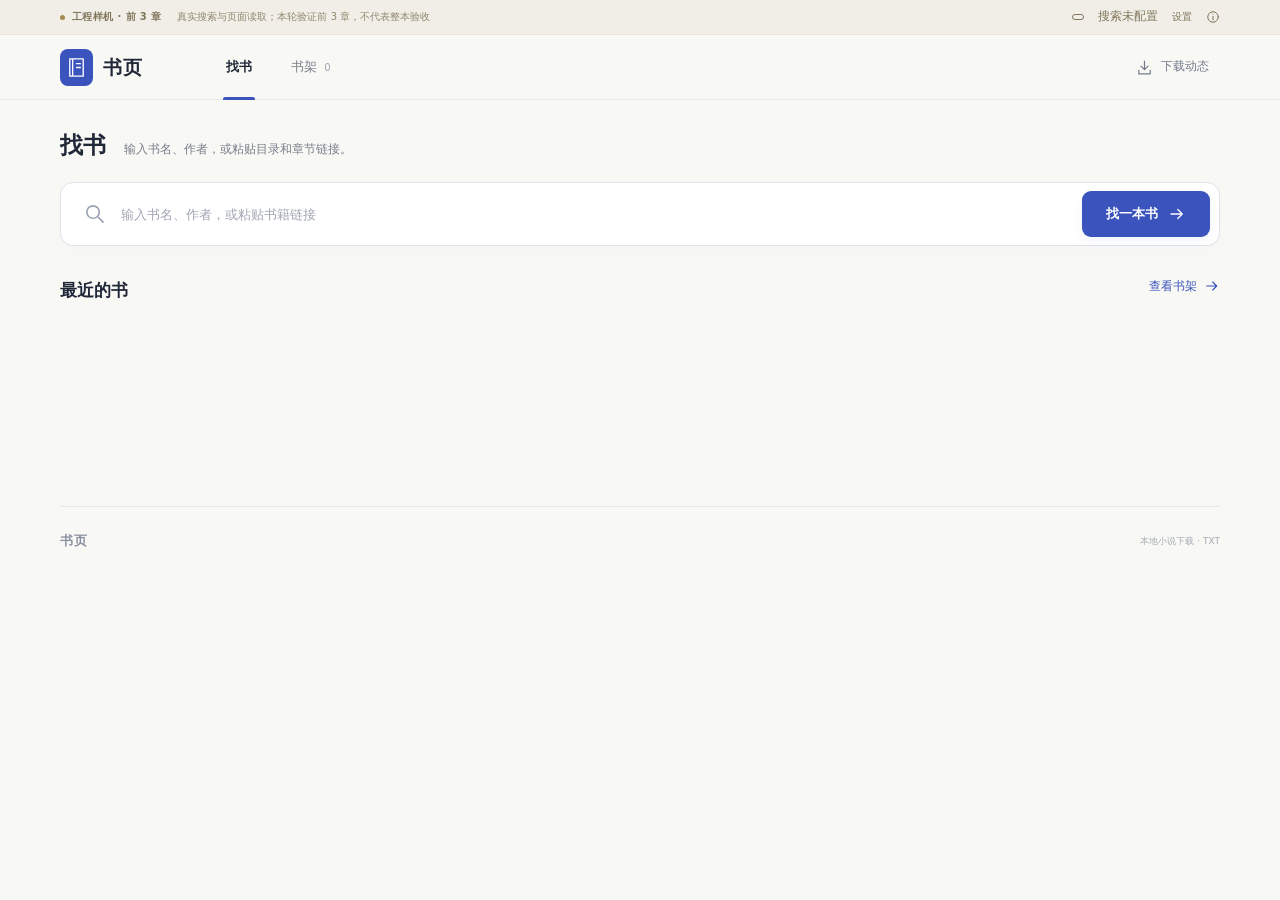
<file: extension/index.html>
<!doctype html>
<html lang="zh-CN">
<head>
  <meta charset="utf-8">
  <meta name="viewport" content="width=device-width, initial-scale=1">
  <meta name="color-scheme" content="light">
  <meta name="description" content="书页工程样机：DeepSeek 搜索、来源读取与 TXT。">
  <title>书页 · 找书与 TXT 下载</title>
  <link rel="icon" href="data:image/svg+xml,%3Csvg xmlns='http://www.w3.org/2000/svg' viewBox='0 0 48 48'%3E%3Crect width='48' height='48' rx='13' fill='%233b53bd'/%3E%3Cpath d='M13 12h19v25H13z' fill='none' stroke='white' stroke-width='2'/%3E%3Cpath d='M18 12v25M23 20h5M23 25h5' stroke='white' stroke-width='2'/%3E%3C/svg%3E">
  <link rel="stylesheet" href="style.css">
  <script type="module" src="ui.js"></script>
</head>
<body data-page="app">
  <svg class="svg-definitions" aria-hidden="true" xmlns="http://www.w3.org/2000/svg">
    <symbol id="i-book" viewBox="0 0 24 24"><path d="M5 3h14v18H5zM8 3v18M12 8h4M12 12h4"/></symbol>
    <symbol id="i-search" viewBox="0 0 24 24"><circle cx="10.5" cy="10.5" r="6.5"/><path d="m16 16 5 5"/></symbol>
    <symbol id="i-arrow" viewBox="0 0 24 24"><path d="M4 12h15m-6-6 6 6-6 6"/></symbol>
    <symbol id="i-download" viewBox="0 0 24 24"><path d="M12 3v12m-5-5 5 5 5-5M4 16v5h16v-5"/></symbol>
    <symbol id="i-close" viewBox="0 0 24 24"><path d="m6 6 12 12M6 18 18 6"/></symbol>
    <symbol id="i-check" viewBox="0 0 24 24"><path d="m5 12 4 4L19 6"/></symbol>
    <symbol id="i-clock" viewBox="0 0 24 24"><circle cx="12" cy="12" r="9"/><path d="M12 7v5l3 2"/></symbol>
    <symbol id="i-shelf" viewBox="0 0 24 24"><path d="M3 20h18M4 5h4v13H4zM11 3h4v15h-4zM18 6l3 11"/></symbol>
    <symbol id="i-link" viewBox="0 0 24 24"><path d="m10 14 4-4m-7 5-1 1a4 4 0 0 1-6-6l4-4a4 4 0 0 1 6 0m4 3 1-1a4 4 0 0 1 6 6l-4 4a4 4 0 0 1-6 0" transform="translate(2 -1)"/></symbol>
    <symbol id="i-info" viewBox="0 0 24 24"><circle cx="12" cy="12" r="9"/><path d="M12 11v6M12 7h.01"/></symbol>
    <symbol id="i-chevron" viewBox="0 0 24 24"><path d="m9 5 7 7-7 7"/></symbol>
  </svg>
  <a class="skip-link" href="#main">跳到主要内容</a>
  <div class="prototype-bar">
    <div class="prototype-inner">
      <span class="prototype-label"><span class="prototype-dot"></span>工程样机 · 前 3 章</span>
      <span class="prototype-caption">真实搜索与页面读取；本轮验证前 3 章，不代表整本验收</span>
      <div class="prototype-controls">
        <span id="runtime-version" class="prototype-version"></span>
        <span id="key-state">搜索未配置</span><button id="settings-open" type="button">设置</button>
        <button id="about-open" type="button" aria-label="样机说明"><svg class="icon"><use href="#i-info"/></svg></button>
      </div>
    </div>
  </div>

  <header class="site-header">
    <div class="header-inner">
      <a class="brand" href="#search" aria-label="书页首页">
        <span class="brand-icon"><svg class="icon"><use href="#i-book"/></svg></span>
        <span>书页</span>
      </a>
      <nav class="main-nav" aria-label="主要导航">
        <button type="button" data-view="search" aria-current="page">找书</button>
        <button type="button" data-view="library">书架 <span class="nav-number" id="library-nav-count">0</span></button>
      </nav>
      <button class="activity-trigger" id="activity-toggle" type="button" aria-expanded="false" aria-controls="activity-panel">
        <svg class="icon"><use href="#i-download"/></svg><span>下载动态</span><span class="activity-number" id="activity-count" hidden></span>
      </button>
    </div>
  </header>

  <main id="main" class="main-content" tabindex="-1">
    <section id="view-search" aria-labelledby="search-title">
      <div class="search-heading"><h1 id="search-title">找书</h1><p>输入书名、作者，或粘贴目录和章节链接。</p></div>

      <div class="search-area">
        <form id="search-form" class="search-form" role="search">
          <svg class="icon search-icon" aria-hidden="true"><use href="#i-search"/></svg>
          <label class="sr-only" for="search-input">书名、作者或书籍链接</label>
          <input id="search-input" type="search" placeholder="输入书名、作者，或粘贴书籍链接" autocomplete="off" enterkeyhint="search" required>
          <button id="search-submit" class="button button-primary" type="submit">找一本书<svg class="icon"><use href="#i-arrow"/></svg></button>
        </form>

      </div>

      <section id="search-results-section" class="results-section" aria-labelledby="search-results-heading" hidden>
        <div class="section-heading"><div><h2 id="search-results-heading">搜索结果</h2><p id="search-summary" class="section-description" role="status" aria-live="polite"></p></div><button id="search-clear" type="button" class="text-button">清空搜索</button></div>
        <p id="search-note" class="inline-note" hidden></p>
        <p id="search-context" class="inline-note" hidden></p>
        <button id="search-other-sources" type="button" class="text-button" hidden>查看其他书源</button>
        <div id="search-results" class="results-grid"></div>
        <div id="search-result-actions" class="search-result-actions" hidden>
          <button id="search-more" type="button" class="button button-secondary">更多结果</button>
          <button id="search-collapse" type="button" class="text-button" hidden>收起到前十条</button>
        </div>
        <div id="search-empty" class="empty-state" hidden><svg class="icon"><use href="#i-search"/></svg><h3 id="search-empty-title">本次未找到匹配候选</h3><p id="search-empty-note">索引可能尚未收录；也可以直接粘贴已支持来源的书籍链接。</p></div>
      </section>

      <section id="home-content" class="home-section" aria-labelledby="home-heading">
        <div class="section-heading"><h2 id="home-heading">最近的书</h2><button class="text-button" data-view="library" type="button">查看书架<svg class="icon"><use href="#i-arrow"/></svg></button></div>
        <div id="home-books" class="home-books"></div>
      </section>
    </section>

    <section id="view-library" class="library-view" aria-labelledby="library-title" hidden>
      <div class="library-heading"><div><h1 id="library-title">书架<span id="library-count" class="heading-count">0</span></h1><p id="library-summary" class="section-description">已保存的书与未完成的下载。</p></div><button type="button" class="button button-primary" data-view="search"><svg class="icon"><use href="#i-search"/></svg>找书</button></div>
      <div class="library-toolbar" role="group" aria-label="筛选书架"><button type="button" class="filter-chip is-active" data-filter="all" aria-pressed="true">全部</button><button type="button" class="filter-chip" data-filter="active" aria-pressed="false">正在下载</button><button type="button" class="filter-chip" data-filter="attention" aria-pressed="false">待继续</button><button type="button" class="filter-chip" data-filter="ready" aria-pressed="false">已就绪</button><span class="library-tip">按加入顺序排列</span></div>
      <div id="library-list" class="library-grid"></div>
      <div id="library-empty" class="empty-state" hidden><svg class="icon"><use href="#i-shelf"/></svg><h2>这里还没有书</h2><p>找到想要的书，确认后就会留在书架。</p><button type="button" class="button button-primary" data-view="search">去找书<svg class="icon"><use href="#i-arrow"/></svg></button></div>
    </section>
  </main>

  <footer class="site-footer"><span class="footer-brand">书页</span><span>本地小说下载 · TXT</span></footer>

  <section id="activity-panel" class="activity-panel" aria-labelledby="activity-heading" hidden><div class="panel-heading"><h2 id="activity-heading">下载动态</h2><button type="button" class="icon-button" id="activity-close" aria-label="关闭下载动态"><svg class="icon"><use href="#i-close"/></svg></button></div><div id="activity-list"></div></section>

  <aside id="download-dock" class="download-dock" aria-label="当前下载" hidden><div class="dock-icon"><svg class="icon"><use href="#i-download"/></svg></div><button id="dock-open" class="dock-copy" type="button"><strong id="dock-title"></strong><span id="dock-status"></span></button><div class="dock-meter"><span id="dock-progress"></span><div class="progress-track"><span id="dock-fill"></span></div></div><button id="dock-action" class="button button-secondary" type="button">暂停</button></aside>

  <dialog id="book-dialog" class="book-dialog" aria-labelledby="detail-title">
    <div class="dialog-topline"><span>这本书</span><button type="button" class="icon-button" id="book-close" aria-label="关闭书籍详情"><svg class="icon"><use href="#i-close"/></svg></button></div>
    <div class="book-dialog-body">
      <div class="detail-book-header"><div id="detail-cover" class="detail-cover"></div><div class="detail-book-copy"><p id="detail-category" class="eyebrow"></p><h2 id="detail-title"></h2><p id="detail-author" class="book-author"></p><div id="detail-facts" class="book-facts"></div></div></div>
      <p id="detail-description" class="detail-description"></p>
      <fieldset class="source-fieldset"><legend>来源<span>正文按这个来源保存</span></legend><div id="source-list" class="source-list"></div><p id="blocked-sources" class="inline-note" hidden></p></fieldset>
      <details id="preview-details" class="preview-pane" open><summary><span><svg class="icon"><use href="#i-book"/></svg>正文与取得范围</span><svg class="icon"><use href="#i-chevron"/></svg></summary><div id="chapter-preview" class="chapter-preview"></div></details>
      <section id="detail-state" class="detail-state" aria-label="这本书的下载状态" hidden><div class="detail-state-head"><strong id="detail-status"></strong><span id="detail-progress"></span></div><div class="progress-track"><span id="detail-fill"></span></div><p id="detail-activity"></p></section>
      <details id="detail-diagnostics" class="download-details" hidden><summary>下载详情</summary><dl id="detail-diagnostics-content"></dl></details>
    </div>
    <div class="book-dialog-footer"><p id="detail-footer-note">入架不下载；工程样机下载范围为前 3 章。</p><div class="detail-actions"><button id="detail-primary" type="button" class="button button-primary">加入书架</button><button id="detail-update" type="button" class="button button-secondary" hidden>更新目录</button><button id="detail-export" type="button" class="button button-secondary" hidden>导出已有 TXT</button><button id="detail-other" type="button" class="text-button" hidden>其他书源</button><button id="detail-block" type="button" class="text-button remove-button" hidden>本书拉黑此书源</button><button id="detail-stop" type="button" class="text-button" hidden>暂停</button><button id="detail-remove" type="button" class="text-button remove-button" hidden>移出书架</button></div></div>
  </dialog>

  <dialog id="settings-dialog" class="small-dialog" aria-labelledby="settings-title">
    <h2 id="settings-title">搜索设置</h2>
    <p>使用你的 DeepSeek API Key 搜索。Key 保存在本机，仅用于搜索服务认证。</p>
    <form id="settings-form" autocomplete="off">
      <label for="api-key">DeepSeek API Key</label>
      <input id="api-key" type="password" autocomplete="new-password" spellcheck="false" placeholder="输入新的 Key；已保存的 Key 不会显示">
      <p id="settings-status" role="status"></p>
      <div class="small-dialog-actions"><button id="settings-clear" type="button" class="text-button">清除 Key</button><button id="settings-close" type="button" class="button button-secondary">返回</button><button type="submit" class="button button-primary">保存</button></div>
    </form>
  </dialog>
  <dialog id="about-dialog" class="small-dialog" aria-labelledby="about-title">
    <h2 id="about-title">工程样机说明</h2>
    <p>这是同一个书页 Chrome 插件的工程版本，保留找书和书架布局。搜索使用 DeepSeek 独立搜索 API；当前支持 23txxt 与 wxdy 的目录和正文读取。已适配和前三章可读都不代表后续内容可用。</p>
    <p>本轮仅取得前 3 章以验证持久断点、人工确认和 TXT 交付。搜索结果不代表站点已经可读；未适配来源会明确标注。</p>
    <p>Chrome 和来源标签页需要保留。退出浏览器后保存断点，重开后点击继续。整本空缓存验收尚未完成。</p>
    <form method="dialog"><button class="button button-primary" type="submit">返回书页</button></form>
  </dialog>
  <div id="toast-region" class="toast-region" role="status" aria-live="polite"></div>
  <p id="app-status" class="sr-only" role="status" aria-live="polite"></p>
</body>
</html>
</file>
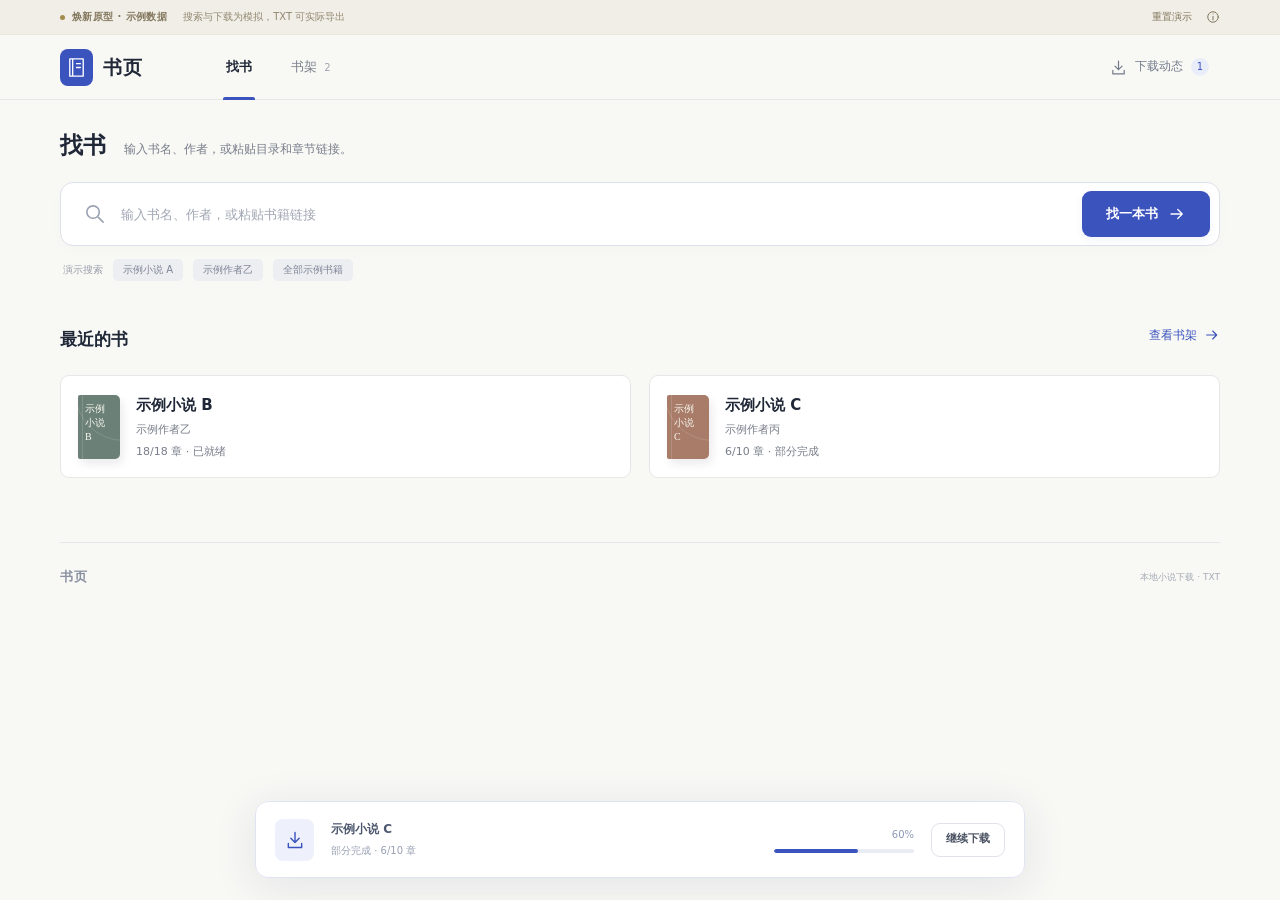
<file: prototypes/renewal/index.html>
<!doctype html>
<html lang="zh-CN">
<head>
  <meta charset="utf-8">
  <meta name="viewport" content="width=device-width, initial-scale=1">
  <meta name="color-scheme" content="light">
  <meta name="description" content="书页焕新交互原型：找书、确认来源、下载与导出 TXT。">
  <title>书页 · 找书与 TXT 下载</title>
  <link rel="icon" href="data:image/svg+xml,%3Csvg xmlns='http://www.w3.org/2000/svg' viewBox='0 0 48 48'%3E%3Crect width='48' height='48' rx='13' fill='%233b53bd'/%3E%3Cpath d='M13 12h19v25H13z' fill='none' stroke='white' stroke-width='2'/%3E%3Cpath d='M18 12v25M23 20h5M23 25h5' stroke='white' stroke-width='2'/%3E%3C/svg%3E">
  <link rel="stylesheet" href="style.css">
  <script src="app.js" defer></script>
</head>
<body data-page="app">
  <svg class="svg-definitions" aria-hidden="true" xmlns="http://www.w3.org/2000/svg">
    <symbol id="i-book" viewBox="0 0 24 24"><path d="M5 3h14v18H5zM8 3v18M12 8h4M12 12h4"/></symbol>
    <symbol id="i-search" viewBox="0 0 24 24"><circle cx="10.5" cy="10.5" r="6.5"/><path d="m16 16 5 5"/></symbol>
    <symbol id="i-arrow" viewBox="0 0 24 24"><path d="M4 12h15m-6-6 6 6-6 6"/></symbol>
    <symbol id="i-download" viewBox="0 0 24 24"><path d="M12 3v12m-5-5 5 5 5-5M4 16v5h16v-5"/></symbol>
    <symbol id="i-close" viewBox="0 0 24 24"><path d="m6 6 12 12M6 18 18 6"/></symbol>
    <symbol id="i-check" viewBox="0 0 24 24"><path d="m5 12 4 4L19 6"/></symbol>
    <symbol id="i-clock" viewBox="0 0 24 24"><circle cx="12" cy="12" r="9"/><path d="M12 7v5l3 2"/></symbol>
    <symbol id="i-shelf" viewBox="0 0 24 24"><path d="M3 20h18M4 5h4v13H4zM11 3h4v15h-4zM18 6l3 11"/></symbol>
    <symbol id="i-link" viewBox="0 0 24 24"><path d="m10 14 4-4m-7 5-1 1a4 4 0 0 1-6-6l4-4a4 4 0 0 1 6 0m4 3 1-1a4 4 0 0 1 6 6l-4 4a4 4 0 0 1-6 0" transform="translate(2 -1)"/></symbol>
    <symbol id="i-info" viewBox="0 0 24 24"><circle cx="12" cy="12" r="9"/><path d="M12 11v6M12 7h.01"/></symbol>
    <symbol id="i-chevron" viewBox="0 0 24 24"><path d="m9 5 7 7-7 7"/></symbol>
  </svg>
  <a class="skip-link" href="#main">跳到主要内容</a>
  <div class="prototype-bar">
    <div class="prototype-inner">
      <span class="prototype-label"><span class="prototype-dot"></span>焕新原型 · 示例数据</span>
      <span class="prototype-caption">搜索与下载为模拟，TXT 可实际导出</span>
      <div class="prototype-controls">
        <button id="demo-reset" type="button">重置演示</button>
        <button id="demo-about" type="button" aria-label="原型说明与演示设置"><svg class="icon"><use href="#i-info"/></svg></button>
      </div>
    </div>
  </div>

  <header class="site-header">
    <div class="header-inner">
      <a class="brand" href="#search" aria-label="书页首页">
        <span class="brand-icon"><svg class="icon"><use href="#i-book"/></svg></span>
        <span>书页</span>
      </a>
      <nav class="main-nav" aria-label="主要导航">
        <button type="button" data-view="search" aria-current="page">找书</button>
        <button type="button" data-view="library">书架 <span class="nav-number" id="library-nav-count">2</span></button>
      </nav>
      <button class="activity-trigger" id="activity-toggle" type="button" aria-expanded="false" aria-controls="activity-panel">
        <svg class="icon"><use href="#i-download"/></svg><span>下载动态</span><span class="activity-number" id="activity-count" hidden></span>
      </button>
    </div>
  </header>

  <main id="main" class="main-content" tabindex="-1">
    <section id="view-search" aria-labelledby="search-title">
      <div class="search-heading"><h1 id="search-title">找书</h1><p>输入书名、作者，或粘贴目录和章节链接。</p></div>

      <div class="search-area">
        <form id="search-form" class="search-form" role="search">
          <svg class="icon search-icon" aria-hidden="true"><use href="#i-search"/></svg>
          <label class="sr-only" for="search-input">书名、作者或书籍链接</label>
          <input id="search-input" type="search" placeholder="输入书名、作者，或粘贴书籍链接" autocomplete="off" enterkeyhint="search" required>
          <button id="search-submit" class="button button-primary" type="submit">找一本书<svg class="icon"><use href="#i-arrow"/></svg></button>
        </form>
        <div class="suggestion-row"><span>演示搜索</span><button type="button" data-query="示例小说 A">示例小说 A</button><button type="button" data-query="示例作者乙">示例作者乙</button><button type="button" data-query="示例小说">全部示例书籍</button></div>
      </div>

      <section id="search-results-section" class="results-section" aria-labelledby="search-results-heading" hidden>
        <div class="section-heading"><div><h2 id="search-results-heading">搜索结果</h2><p id="search-summary" class="section-description" role="status" aria-live="polite"></p></div><button id="search-clear" type="button" class="text-button">清空搜索</button></div>
        <p id="search-note" class="inline-note" hidden></p>
        <div id="search-results" class="results-grid"></div>
        <div id="search-empty" class="empty-state" hidden><svg class="icon"><use href="#i-search"/></svg><h3>暂时没有找到</h3><p>这里使用示例书目，可以试试“示例小说 A”。</p><button type="button" class="button button-secondary" data-query="示例小说">查看示例书籍</button></div>
      </section>

      <section id="home-content" class="home-section" aria-labelledby="home-heading">
        <div class="section-heading"><h2 id="home-heading">最近的书</h2><button class="text-button" data-view="library" type="button">查看书架<svg class="icon"><use href="#i-arrow"/></svg></button></div>
        <div id="home-books" class="home-books"></div>
      </section>
    </section>

    <section id="view-library" class="library-view" aria-labelledby="library-title" hidden>
      <div class="library-heading"><div><h1 id="library-title">书架<span id="library-count" class="heading-count">2</span></h1><p id="library-summary" class="section-description">已保存的书与未完成的下载。</p></div><button type="button" class="button button-primary" data-view="search"><svg class="icon"><use href="#i-search"/></svg>找书</button></div>
      <div class="library-toolbar" role="group" aria-label="筛选书架"><button type="button" class="filter-chip is-active" data-filter="all" aria-pressed="true">全部</button><button type="button" class="filter-chip" data-filter="active" aria-pressed="false">正在下载</button><button type="button" class="filter-chip" data-filter="attention" aria-pressed="false">待继续</button><button type="button" class="filter-chip" data-filter="ready" aria-pressed="false">已就绪</button><span class="library-tip">按最近活动排列</span></div>
      <div id="library-list" class="library-grid"></div>
      <div id="library-empty" class="empty-state" hidden><svg class="icon"><use href="#i-shelf"/></svg><h2>这里还没有书</h2><p>找到想要的书，确认后就会留在书架。</p><button type="button" class="button button-primary" data-view="search">去找书<svg class="icon"><use href="#i-arrow"/></svg></button></div>
    </section>
  </main>

  <footer class="site-footer"><span class="footer-brand">书页</span><span>本地小说下载 · TXT</span></footer>

  <section id="activity-panel" class="activity-panel" aria-labelledby="activity-heading" hidden><div class="panel-heading"><h2 id="activity-heading">下载动态</h2><button type="button" class="icon-button" id="activity-close" aria-label="关闭下载动态"><svg class="icon"><use href="#i-close"/></svg></button></div><div id="activity-list"></div></section>

  <aside id="download-dock" class="download-dock" aria-label="当前下载" hidden><div class="dock-icon"><svg class="icon"><use href="#i-download"/></svg></div><button id="dock-open" class="dock-copy" type="button"><strong id="dock-title"></strong><span id="dock-status"></span></button><div class="dock-meter"><span id="dock-progress"></span><div class="progress-track"><span id="dock-fill"></span></div></div><button id="dock-action" class="button button-secondary" type="button">暂停</button></aside>

  <dialog id="book-dialog" class="book-dialog" aria-labelledby="detail-title">
    <div class="dialog-topline"><span>确认这本书</span><button type="button" class="icon-button" id="book-close" aria-label="关闭书籍详情"><svg class="icon"><use href="#i-close"/></svg></button></div>
    <div class="book-dialog-body">
      <div class="detail-book-header"><div id="detail-cover" class="detail-cover"></div><div class="detail-book-copy"><p id="detail-category" class="eyebrow"></p><h2 id="detail-title"></h2><p id="detail-author" class="book-author"></p><div id="detail-facts" class="book-facts"></div></div></div>
      <p id="detail-description" class="detail-description"></p>
      <fieldset class="source-fieldset"><legend>选择一个来源<span>正文按这个来源保存</span></legend><div id="source-list" class="source-list"></div></fieldset>
      <details id="preview-details" class="preview-pane" open><summary><span><svg class="icon"><use href="#i-book"/></svg>先看一段，确认内容</span><svg class="icon"><use href="#i-chevron"/></svg></summary><div id="chapter-preview" class="chapter-preview"></div></details>
      <section id="detail-state" class="detail-state" aria-label="这本书的下载状态" hidden><div class="detail-state-head"><strong id="detail-status"></strong><span id="detail-progress"></span></div><div class="progress-track"><span id="detail-fill"></span></div><p id="detail-activity"></p></section>
      <details id="detail-diagnostics" class="download-details" hidden><summary>下载详情</summary><dl id="detail-diagnostics-content"></dl></details>
    </div>
    <div class="book-dialog-footer"><p id="detail-footer-note">确认来源后，剩下的交给书页。</p><div class="detail-actions"><button id="detail-primary" type="button" class="button button-primary">加入书架并下载<svg class="icon"><use href="#i-arrow"/></svg></button><button id="detail-export" type="button" class="button button-secondary" hidden>导出已有 TXT</button><button id="detail-stop" type="button" class="text-button" hidden>暂停</button><button id="detail-remove" type="button" class="text-button remove-button" hidden>移出书架</button></div></div>
  </dialog>

  <dialog id="remove-dialog" class="small-dialog" aria-labelledby="remove-title"><p class="eyebrow">整理书架</p><h2 id="remove-title">移出这本书？</h2><p>这会移除演示书架中的记录，不涉及你的真实书籍和文件。</p><div class="small-dialog-actions"><button type="button" id="remove-cancel" class="button button-secondary">保留</button><button type="button" id="remove-confirm" class="button button-danger">移出书架</button></div></dialog>
  <dialog id="about-dialog" class="small-dialog" aria-labelledby="about-title">
    <p class="eyebrow">书页 · 焕新计划 / 第一版</p><h2 id="about-title">原型说明</h2>
    <p>新版书页就是一个 Chrome 插件，点击工具栏图标打开完整书页。当前网页是同一界面的审阅预览。</p>
    <p>书籍、来源、下载进度和故障均为示例，不访问真实站点，也不连接旧后台。你可以实际导出示例 TXT，体验暂停、继续、人工确认和刷新恢复。</p>
    <p>真实抓取、持久下载和旧书籍导入尚未实现，技术方案将在下一阶段讨论和验证。</p>
    <details class="demo-controls"><summary>演示设置（仅用于原型评审）</summary><p>这里只模拟下载可能遇到的情况。它们是任务结果，不是正式插件需要选择的下载模式。</p><label for="demo-scenario">下一次示例下载的情况</label><select id="demo-scenario"><option value="normal">正常完成</option><option value="verification">中途需要人工确认</option><option value="partial">部分内容未取得</option></select></details>
    <form method="dialog"><button class="button button-primary" type="submit">返回书页<svg class="icon"><use href="#i-arrow"/></svg></button></form>
  </dialog>
  <div id="toast-region" class="toast-region" role="status" aria-live="polite"></div>
  <p id="app-status" class="sr-only" role="status" aria-live="polite"></p>
</body>
</html>
</file>
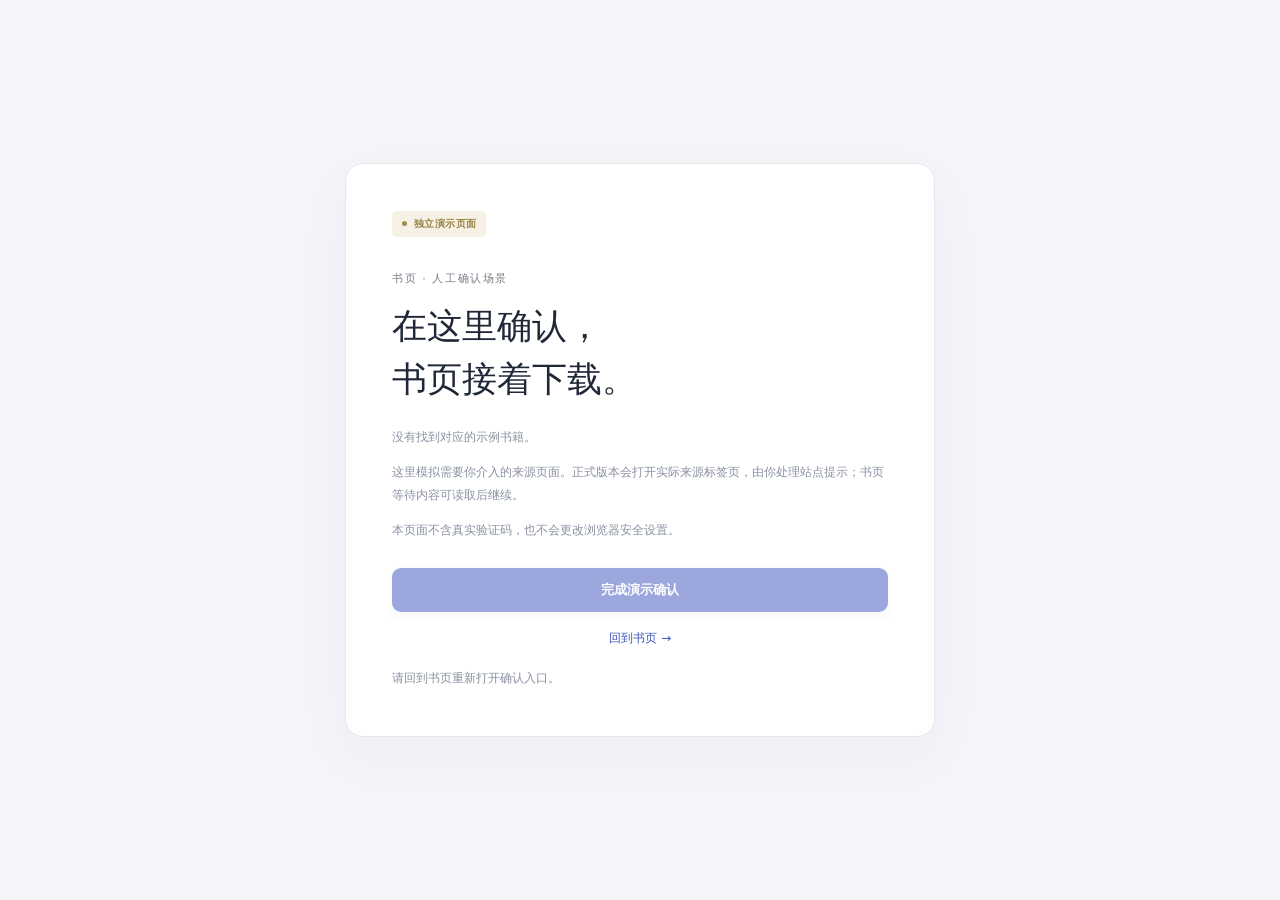
<file: prototypes/renewal/verification.html>
<!doctype html>
<html lang="zh-CN">
<head><meta charset="utf-8"><meta name="viewport" content="width=device-width, initial-scale=1"><title>人工确认场景 · 书页交互原型</title><link rel="stylesheet" href="style.css"><script src="app.js" defer></script></head>
<body data-page="verification" class="verification-page">
  <main class="verification-card"><span class="prototype-label"><span class="prototype-dot"></span>独立演示页面</span><p class="eyebrow">书页 · 人工确认场景</p><h1 id="verification-title">在这里确认，<br>书页接着下载。</h1><p id="verification-book"></p><p>这里模拟需要你介入的来源页面。正式版本会打开实际来源标签页，由你处理站点提示；书页等待内容可读取后继续。</p><p>本页面不含真实验证码，也不会更改浏览器安全设置。</p><button id="verification-done" type="button" class="button button-primary">完成演示确认</button><a id="verification-back" class="text-button" href="index.html">回到书页 →</a><p id="verification-status" role="status" aria-live="polite"></p></main>
</body>
</html>
</file>
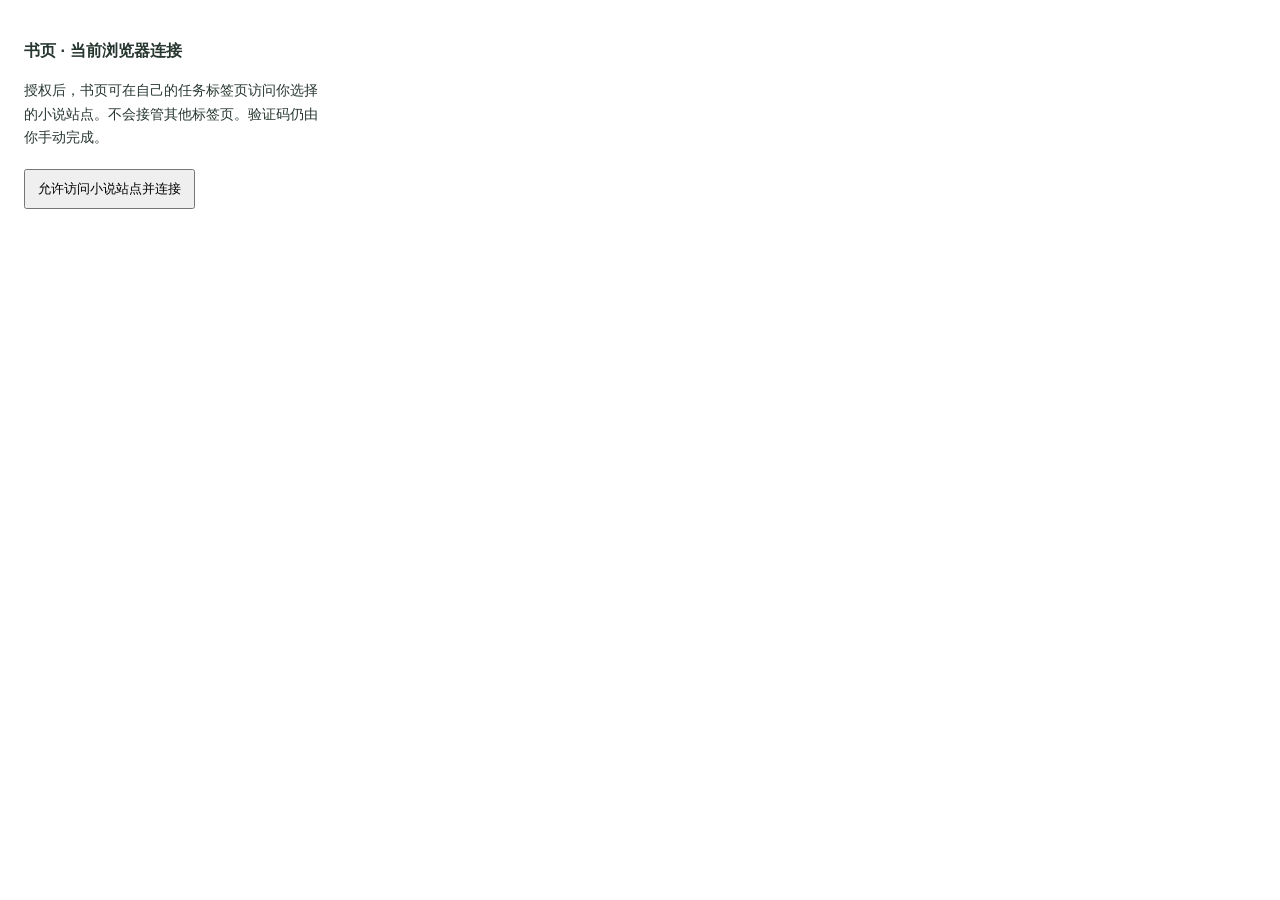
<file: book_downloader/web/extension/popup.html>
<!doctype html><html lang="zh-CN"><meta charset="utf-8"><title>书页连接</title>
<style>body{font:14px "Microsoft YaHei",sans-serif;width:300px;padding:16px;color:#27372f}button{padding:9px 12px;margin:5px 0;cursor:pointer}p{line-height:1.7}</style>
<h3>书页 · 当前浏览器连接</h3>
<p>授权后，书页可在自己的任务标签页访问你选择的小说站点。不会接管其他标签页。验证码仍由你手动完成。</p>
<button id="allow">允许访问小说站点并连接</button>
<p id="status" role="status"></p><script src="popup.js"></script></html>
</file>
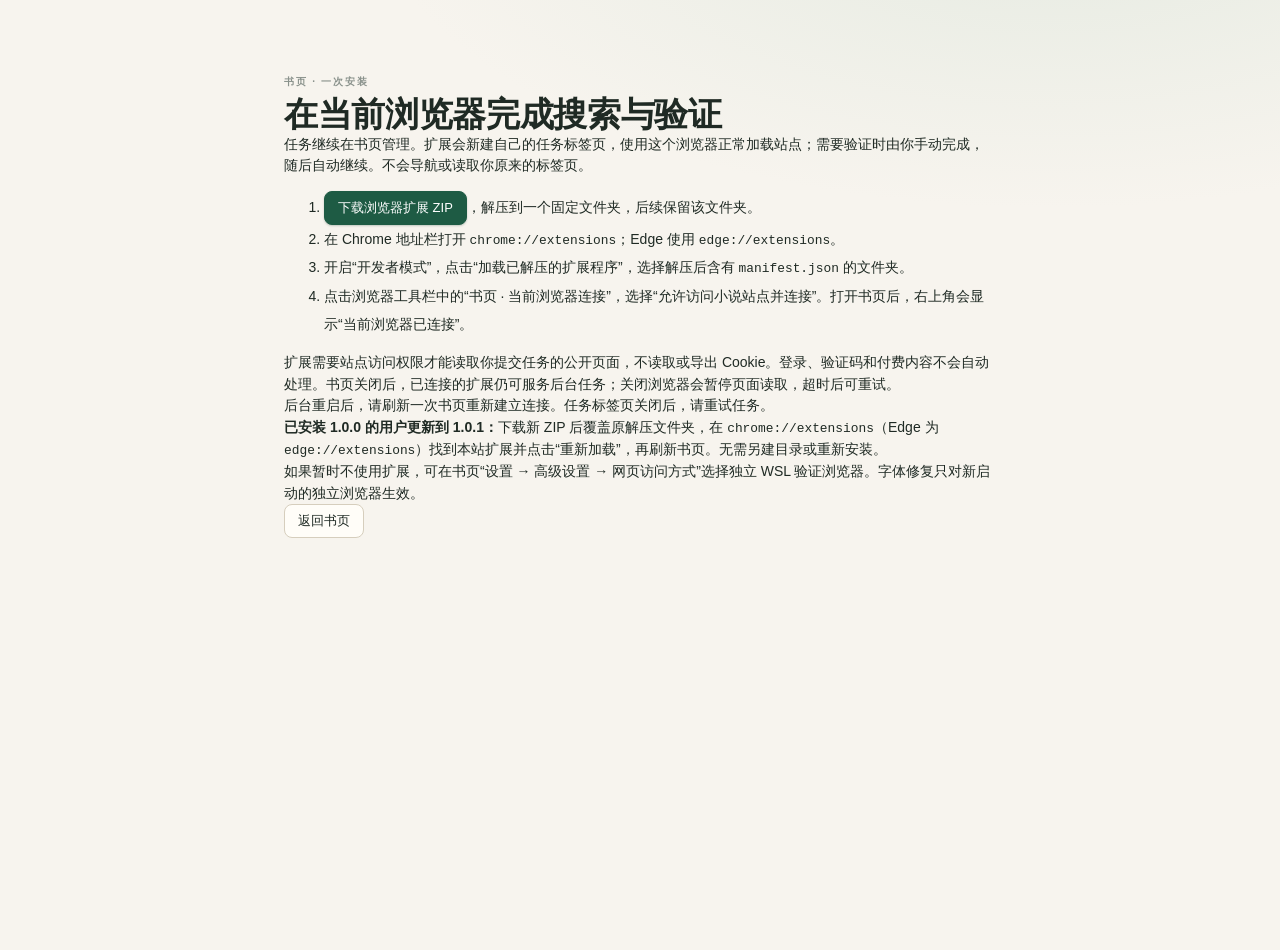
<file: book_downloader/web/static/browser-extension.html>
<!doctype html><html lang="zh-CN"><head><meta charset="utf-8"><meta name="viewport" content="width=device-width,initial-scale=1"><title>连接当前浏览器 · 书页</title><link rel="stylesheet" href="style.css"></head>
<body><main style="max-width:760px;margin:50px auto;padding:24px">
<p class="eyebrow">书页 · 一次安装</p><h1>在当前浏览器完成搜索与验证</h1>
<p>任务继续在书页管理。扩展会新建自己的任务标签页，使用这个浏览器正常加载站点；需要验证时由你手动完成，随后自动继续。不会导航或读取你原来的标签页。</p>
<ol style="line-height:2">
<li><a class="btn btn-primary" href="/api/browser/download">下载浏览器扩展 ZIP</a>，解压到一个固定文件夹，后续保留该文件夹。</li>
<li>在 Chrome 地址栏打开 <code>chrome://extensions</code>；Edge 使用 <code>edge://extensions</code>。</li>
<li>开启“开发者模式”，点击“加载已解压的扩展程序”，选择解压后含有 <code>manifest.json</code> 的文件夹。</li>
<li>点击浏览器工具栏中的“书页 · 当前浏览器连接”，选择“允许访问小说站点并连接”。打开书页后，右上角会显示“当前浏览器已连接”。</li>
</ol>
<p>扩展需要站点访问权限才能读取你提交任务的公开页面，不读取或导出 Cookie。登录、验证码和付费内容不会自动处理。书页关闭后，已连接的扩展仍可服务后台任务；关闭浏览器会暂停页面读取，超时后可重试。</p>
<p>后台重启后，请刷新一次书页重新建立连接。任务标签页关闭后，请重试任务。</p>
<p><strong>已安装 1.0.0 的用户更新到 1.0.1：</strong>下载新 ZIP 后覆盖原解压文件夹，在 <code>chrome://extensions</code>（Edge 为 <code>edge://extensions</code>）找到本站扩展并点击“重新加载”，再刷新书页。无需另建目录或重新安装。</p>
<p>如果暂时不使用扩展，可在书页“设置 → 高级设置 → 网页访问方式”选择独立 WSL 验证浏览器。字体修复只对新启动的独立浏览器生效。</p>
<p><a class="btn" href="/">返回书页</a></p>
</main></body></html>
</file>
<file: extension/style.css>
@charset "UTF-8";

:root {
  --paper: #f8f8f5;
  --surface: #fff;
  --ink: #202838;
  --muted: #777d89;
  --line: #e6e7e9;
  --accent: #3b53bd;
  --accent-dark: #2c419f;
  --accent-pale: #eef1fc;
  --green: #31715b;
  --amber: #92612b;
  --red: #a84444;
  --serif: "Noto Serif CJK SC", "Songti SC", "SimSun", serif;
  --sans: "Segoe UI", "Microsoft YaHei", "PingFang SC", system-ui, sans-serif;
}

* { box-sizing: border-box; }
[hidden] { display: none !important; }
html { min-width: 320px; background: var(--paper); scroll-behavior: smooth; }
body { margin: 0; color: var(--ink); font-family: var(--sans); font-size: 14px; line-height: 1.6; -webkit-font-smoothing: antialiased; }
button, input, select { font: inherit; }
button, a, input, summary, select { -webkit-tap-highlight-color: transparent; }
button { color: inherit; cursor: pointer; }
button:disabled { opacity: .5; cursor: default; }
a { color: inherit; }
button, input, select, a, summary { outline-offset: 4px; }
:focus-visible { outline: 2px solid var(--accent); }
button { border: 0; }
h1, h2, h3, p { margin: 0; }
svg { flex-shrink: 0; }
.icon { width: 20px; height: 20px; fill: none; stroke: currentColor; stroke-width: 1.7; stroke-linecap: round; stroke-linejoin: round; vertical-align: middle; }
.svg-definitions { position: absolute; width: 0; height: 0; overflow: hidden; }
.sr-only, .skip-link:not(:focus) { position: absolute; width: 1px; height: 1px; padding: 0; margin: -1px; overflow: hidden; clip: rect(0,0,0,0); white-space: nowrap; border: 0; }
.skip-link:focus { position: fixed; inset: 10px auto auto 10px; z-index: 100; padding: 10px 20px; background: var(--surface); }
.button { display: inline-flex; align-items: center; justify-content: center; gap: 10px; min-height: 44px; padding: 10px 20px; border: 1px solid transparent; border-radius: 9px; text-decoration: none; font-size: 13px; font-weight: 600; line-height: 1.5; transition: background .16s, border-color .16s, box-shadow .16s; }
.button-primary { color: #fff; background: var(--accent); box-shadow: 0 3px 8px #3b53bd12; }
.button-primary:hover:not(:disabled) { background: var(--accent-dark); box-shadow: 0 4px 14px #3b53bd28; }
.button-secondary { background: var(--surface); border-color: #dfe2e9; color: #4a5262; }
.button-secondary:hover:not(:disabled) { background: #f5f6fb; border-color: #bec7e1; }
.button-danger { background: #a84444; color: #fff; }
.text-button { display: inline-flex; align-items: center; justify-content: center; gap: 7px; background: none; padding: 7px 0; color: var(--accent); font-size: 12px; font-weight: 500; text-decoration: none; }
.text-button .icon { width: 16px; height: 16px; }
.text-button:hover { color: var(--accent-dark); }
.icon-button { display: inline-grid; place-items: center; width: 34px; height: 34px; border-radius: 50%; background: #f3f4f6; color: #727887; }
.icon-button:hover { background: #e8ebf1; color: var(--ink); }
.eyebrow { display: flex; align-items: center; gap: 10px; color: var(--muted); font-size: 11px; font-weight: 500; letter-spacing: 1.6px; }

/* The prototype label stays visible while the product UI is being evaluated. */
.prototype-bar { min-height: 34px; background: #f0eee7; border-bottom: 1px solid #e9e5d9; color: #82765c; font-size: 10px; }
.prototype-inner { display: flex; align-items: center; gap: 16px; max-width: 1216px; margin: auto; min-height: 34px; padding: 3px 28px; }
.prototype-label { display: inline-flex; align-items: center; gap: 7px; white-space: nowrap; font-size: 10px; font-weight: 600; letter-spacing: .4px; }
.prototype-dot { width: 5px; height: 5px; border-radius: 50%; background: #a38a4e; }
.prototype-caption { opacity: .85; }
.prototype-controls { display: flex; align-items: center; gap: 14px; margin-left: auto; }
.prototype-controls button { padding: 3px 0; white-space: nowrap; background: none; color: inherit; font-size: 10px; }
.prototype-controls .icon { width: 14px; height: 14px; }
.prototype-version { padding: 2px 5px; border: 1px solid currentColor; border-radius: 3px; font-weight: 700; }

.site-header { border-bottom: 1px solid var(--line); background: var(--paper); }
.header-inner { display: flex; align-items: center; max-width: 1216px; height: 64px; margin: auto; padding: 0 28px; }
.brand { display: inline-flex; align-items: center; gap: 10px; text-decoration: none; font-size: 19px; font-weight: 600; letter-spacing: 1px; }
.brand-icon { display: grid; place-items: center; width: 33px; height: 37px; border-radius: 8px; color: #fff; background: var(--accent); }
.brand-icon .icon { width: 23px; height: 23px; stroke-width: 1.4; }
.main-nav { display: flex; align-self: stretch; align-items: stretch; gap: 33px; margin-left: 80px; }
.main-nav button { position: relative; padding: 0 3px; background: none; color: #7c818c; font-size: 13px; }
.main-nav button[aria-current="page"] { color: var(--ink); font-weight: 600; }
.main-nav button[aria-current="page"]::after { position: absolute; right: 0; bottom: -1px; left: 0; height: 3px; border-radius: 2px 2px 0 0; background: var(--accent); content: ""; }
.nav-number { margin-left: 3px; color: #a0a5b1; font-size: 10px; font-weight: 400; }
.activity-trigger { display: inline-flex; align-items: center; gap: 8px; margin-left: auto; padding: 8px 11px; background: transparent; color: #737b8b; font-size: 12px; }
.activity-trigger:hover { color: var(--accent); }
.activity-trigger .icon { width: 17px; height: 17px; }
.activity-number { display: inline-grid; place-items: center; min-width: 18px; height: 18px; padding: 0 4px; border-radius: 10px; color: var(--accent); background: #e9edf9; font-size: 10px; }

.main-content { width: min(1160px, calc(100% - 56px)); min-height: 360px; margin: auto; }
.search-heading { display: flex; align-items: baseline; gap: 18px; padding: 27px 0 18px; }
.search-heading h1 { font-size: 23px; font-weight: 600; }
.search-heading p { color: var(--muted); font-size: 12px; }

.search-area { position: relative; z-index: 1; }
.search-form { display: flex; align-items: center; gap: 15px; padding: 8px 9px 8px 22px; border: 1px solid #dce0e9; border-radius: 13px; background: var(--surface); box-shadow: 0 5px 18px #28335804; transition: border-color .2s, box-shadow .2s; }
.search-form:focus-within { border-color: #9daee6; box-shadow: 0 0 0 4px #3b53bd09; }
.search-icon { width: 23px; height: 23px; color: #9ca3b4; }
.search-form input { width: 100%; min-width: 0; height: 46px; padding: 0; border: 0; outline: none; color: var(--ink); background: transparent; font-size: 14px; }
.search-form input::placeholder { color: #a1a6b3; font-size: 13px; }
.search-form .button { flex-shrink: 0; min-height: 46px; padding: 12px 23px; }
.search-form .button .icon { width: 18px; height: 18px; }
.suggestion-row { display: flex; align-items: center; gap: 10px; flex-wrap: wrap; min-height: 49px; padding: 9px 3px; color: #999eaa; font-size: 10px; }
.suggestion-row button { padding: 3px 10px; border-radius: 5px; color: #7d8494; background: #eceef2; font-size: 10px; }
.suggestion-row button:hover { color: var(--accent); background: #e7ebfa; }

.home-section, .results-section { margin-top: 24px; padding-bottom: 18px; }
.section-heading { display: flex; align-items: end; justify-content: space-between; gap: 18px; margin-bottom: 22px; }
.section-heading .eyebrow { font-size: 9px; letter-spacing: 1.1px; }
.section-heading h2 { font-size: 17px; font-weight: 600; }
.section-heading .text-button { margin-bottom: 1px; }
.section-description { margin-top: 8px; color: var(--muted); font-size: 12px; }
.home-books { display: grid; grid-template-columns: repeat(2, minmax(0, 1fr)); gap: 18px; }
.home-book { display: flex; align-items: center; gap: 16px; min-height: 103px; padding: 17px; border: 1px solid var(--line); border-radius: 9px; background: var(--surface); }
.home-book .book-cover { width: 42px; min-width: 42px; height: 64px; padding: 7px; }
.home-book .book-cover strong { font-size: 10px; letter-spacing: 0; }
.home-book .book-cover small, .home-book .cover-kicker { display: none; }
.home-book-copy { flex: 1; min-width: 0; }
.home-book-copy h3 { font-size: 15px; font-weight: 600; }
.home-book-copy p { margin-top: 4px; color: var(--muted); font-size: 11px; }
.home-book-copy .book-author { margin-bottom: 4px; }
.home-book-copy .text-button, .home-book .button { margin-top: 7px; font-size: 11px; }
.home-book .button { min-height: 32px; padding: 6px 12px; }

.results-grid { display: flex; flex-direction: column; gap: 9px; }
.search-result-actions { display: flex; align-items: center; gap: 16px; margin-top: 14px; }
.book-result { display: flex; align-items: center; gap: 22px; min-width: 0; padding: 15px 18px; border: 1px solid var(--line); border-radius: 9px; background: var(--surface); transition: border-color .18s; }
.book-result:hover { border-color: #c8d0e4; box-shadow: 0 10px 24px #25365806; }
.result-top { display: flex; align-items: center; flex: 1; min-width: 0; gap: 17px; }
.result-copy { flex: 1; min-width: 0; }
.result-copy h3 { font-size: 15px; font-weight: 600; line-height: 1.5; }
.result-copy .eyebrow { font-size: 8px; letter-spacing: .6px; }
.book-author { margin-top: 5px; color: #8c929e; font-size: 11px; }
.book-description { margin-top: 19px; color: #818797; font-size: 11px; line-height: 1.85; }
.book-facts { display: flex; align-items: center; gap: 7px 10px; flex-wrap: wrap; margin-top: 13px; color: #8b91a0; font-size: 10px; }
.book-facts span + span { position: relative; }
.result-bottom { display: flex; flex-shrink: 0; align-items: center; width: 120px; }
.result-bottom .button { width: 100%; min-height: 36px; font-size: 11px; }
.result-source-note, .book-result .book-description { display: none; }
.book-result .book-cover { width: 42px; height: 64px; padding: 7px; }
.book-result .book-cover strong { font-size: 10px; letter-spacing: 0; }
.book-result .cover-kicker, .book-result .book-cover small { display: none; }
.book-result .book-facts { margin-top: 5px; }
.book-cover { position: relative; display: flex; flex-direction: column; flex-shrink: 0; justify-content: space-between; width: 94px; height: 137px; padding: 13px 12px; overflow: hidden; border-radius: 2px 5px 5px 2px; color: #f8f7f1; background: #41559f; box-shadow: 3px 5px 9px #20283816; }
.book-cover::before { position: absolute; inset: 0 auto 0 4px; width: 1px; background: #ffffff25; content: ""; }
.book-cover::after { position: absolute; width: 95px; height: 95px; right: -52px; bottom: 18px; border: 1px solid #ffffff24; border-radius: 50%; content: ""; }
.cover-blue { background: #41559f; }
.cover-sage { background: #6b8076; }
.cover-clay { background: #a87c68; }
.cover-kicker { position: relative; z-index: 1; font-size: 6px; opacity: .65; letter-spacing: 1px; }
.book-cover strong { position: relative; z-index: 1; font-family: var(--serif); font-size: 22px; font-weight: 400; line-height: 1.4; letter-spacing: 2px; overflow-wrap: anywhere; }
.book-cover small { position: relative; z-index: 1; padding-top: 8px; border-top: 1px solid #ffffff35; font-size: 7px; font-weight: 400; letter-spacing: .5px; }
.inline-note { margin: -2px 0 19px; padding: 12px 16px; border-radius: 8px; color: #86662c; background: #f8f1df; font-size: 11px; }
.empty-state { padding: 60px 20px; border: 1px dashed #dce0e7; border-radius: 13px; color: var(--muted); text-align: center; }
.empty-state > .icon { width: 30px; height: 30px; margin-bottom: 14px; color: #a2afcc; }
.empty-state h2, .empty-state h3 { color: #58647a; font-size: 17px; font-weight: 500; }
.empty-state p { margin: 9px 0 20px; font-size: 12px; }

.library-view { padding-top: 51px; }
.library-heading { display: flex; align-items: center; justify-content: space-between; gap: 20px; }
.library-heading h1 { display: flex; align-items: center; gap: 14px; font-size: 25px; font-weight: 600; }
.heading-count { display: inline-grid; place-items: center; min-width: 28px; height: 28px; padding: 0 7px; border: 1px solid #e1e5ef; border-radius: 50%; color: #929cb6; font-family: var(--sans); font-size: 12px; font-weight: 400; }
.library-heading .button { font-size: 12px; }
.library-heading .button .icon { width: 17px; height: 17px; }
.library-toolbar { display: flex; align-items: center; gap: 8px; margin-top: 32px; padding: 20px 0; border-top: 1px solid var(--line); }
.filter-chip { padding: 7px 14px; border-radius: 6px; color: #8d93a1; background: transparent; font-size: 11px; }
.filter-chip:hover { background: #eff0f3; }
.filter-chip.is-active, .filter-chip[aria-pressed="true"] { background: #e9edfa; color: var(--accent); font-weight: 600; }
.library-tip { margin-left: auto; color: #a0a6b2; font-size: 10px; }
.library-grid { display: grid; grid-template-columns: repeat(2, minmax(0, 1fr)); gap: 20px; }
.shelf-book { display: flex; gap: 21px; min-width: 0; padding: 25px; border: 1px solid var(--line); border-radius: 14px; background: var(--surface); }
.shelf-copy { flex: 1; min-width: 0; }
.shelf-top { display: flex; flex-wrap: wrap; justify-content: space-between; align-items: center; gap: 7px; }
.shelf-copy h3 { font-size: 16px; font-weight: 600; }
.shelf-description, .shelf-status { margin-top: 12px; color: #818999; font-size: 11px; }
.shelf-description + .progress-track, .shelf-status + .progress-track { margin-top: 9px; }
.shelf-actions { display: flex; align-items: center; gap: 15px; flex-wrap: wrap; margin-top: 17px; }
.shelf-actions .button { min-height: 34px; padding: 6px 13px; font-size: 11px; }
.shelf-actions .text-button { font-size: 10px; }
.status-badge { display: inline-flex; align-items: center; gap: 5px; width: fit-content; padding: 3px 7px; border-radius: 4px; color: var(--accent); background: #f0f2fc; font-size: 9px; font-weight: 500; line-height: 1.6; white-space: nowrap; }
.status-badge[data-state="ready"] { color: var(--green); background: #eef5f1; }
.status-badge[data-state="partial"], .status-badge[data-state="paused"], .status-badge[data-state="needs_action"] { color: var(--amber); background: #faf2e5; }
.status-badge[data-state="queued"] { color: #878e9e; background: #f0f1f4; }
.progress-track { width: 100%; height: 4px; overflow: hidden; border-radius: 4px; background: #e9ecf4; }
.progress-track > span { display: block; width: 0; height: 100%; border-radius: inherit; background: var(--accent); transition: width .35s ease; }

.site-footer { display: flex; align-items: center; gap: 19px; width: min(1160px, calc(100% - 56px)); margin: 46px auto 0; padding: 24px 0 115px; border-top: 1px solid var(--line); color: #a5aab4; font-size: 9px; }
.footer-brand { color: #8a91a1; font-size: 13px; font-weight: 600; letter-spacing: 1px; }
.site-footer > span:last-child { margin-left: auto; }

dialog { color: var(--ink); border: 0; background: var(--surface); }
dialog::backdrop { background: #1a223b38; backdrop-filter: blur(3px); }
body:has(dialog[open]) { overflow: hidden; }
.book-dialog { position: fixed; inset: 12px 12px 12px auto; width: min(590px, calc(100% - 24px)); height: calc(100dvh - 24px); max-height: none; max-width: none; margin: 0; padding: 0; border: 1px solid #e3e6ec; border-radius: 17px; box-shadow: 0 20px 100px #101d3e26; }
.book-dialog[open] { display: flex; flex-direction: column; }
.dialog-topline { display: flex; flex-shrink: 0; align-items: center; justify-content: space-between; min-height: 64px; padding: 15px 28px; border-bottom: 1px solid #eef0f4; color: #9aa0ae; font-size: 11px; }
.book-dialog-body { flex: 1; min-height: 0; padding: 29px 31px 24px; overflow: auto; overscroll-behavior: contain; }
.detail-book-header { display: flex; align-items: center; gap: 25px; }
.detail-cover.book-cover, .detail-cover .book-cover { width: 103px; height: 148px; }
.detail-book-copy { flex: 1; min-width: 0; }
.detail-book-copy h2 { margin-top: 11px; font-family: var(--serif); font-size: 29px; font-weight: 500; line-height: 1.5; }
.detail-book-copy .book-author { margin-top: 8px; font-size: 12px; }
.detail-description { margin-top: 23px; color: #8a909e; font-size: 12px; line-height: 1.9; }
.source-fieldset { min-width: 0; margin: 27px 0 0; padding: 0; border: 0; }
.source-fieldset legend { display: flex; align-items: center; gap: 14px; width: 100%; margin-bottom: 13px; font-size: 13px; font-weight: 600; }
.source-fieldset legend span { color: #a0a6b3; font-size: 10px; font-weight: 400; }
.source-list { display: flex; flex-direction: column; gap: 10px; }
.source-option { display: flex; align-items: center; gap: 13px; min-height: 70px; padding: 13px 15px; border: 1px solid #e5e8ee; border-radius: 10px; cursor: pointer; }
.source-option:has(input:checked) { background: #f7f8fe; border-color: #8999d7; }
.source-option:has(input:disabled) { cursor: default; }
.source-option input { flex-shrink: 0; width: 15px; height: 15px; margin: 0; accent-color: var(--accent); }
.source-copy { flex: 1; min-width: 0; }
.source-name { display: block; font-size: 12px; font-weight: 600; }
.source-description { display: block; margin-top: 3px; color: #989fac; font-size: 10px; }
.source-badge { padding: 3px 7px; border-radius: 4px; color: #7181b7; background: #edf0fa; font-size: 9px; white-space: nowrap; }
.preview-pane { margin-top: 25px; border: 1px solid #e9e8e2; border-radius: 11px; background: #faf9f5; }
.preview-pane summary { display: flex; align-items: center; justify-content: space-between; gap: 15px; padding: 15px 17px; list-style: none; color: #777868; cursor: pointer; font-size: 11px; }
.preview-pane summary::-webkit-details-marker { display: none; }
.preview-pane summary > span { display: inline-flex; align-items: center; gap: 9px; }
.preview-pane summary .icon { width: 16px; height: 16px; }
.preview-pane[open] summary > .icon { transform: rotate(90deg); }
.chapter-preview { margin: 0 18px; padding: 15px 1px 21px; border-top: 1px solid #e8e6dc; color: #858476; font-family: var(--serif); font-size: 12px; line-height: 2; }
.chapter-preview h3, .chapter-preview h4, .chapter-preview strong { display: block; margin-bottom: 9px; color: #656455; font-size: 13px; font-weight: 500; }
.chapter-preview p + p { margin-top: 10px; }
.detail-state { margin-top: 25px; padding: 18px; border: 1px solid #e7eaf4; border-radius: 11px; background: #f9fafe; }
.detail-state-head { display: flex; align-items: center; justify-content: space-between; gap: 12px; margin-bottom: 12px; }
.detail-state-head strong { font-size: 12px; font-weight: 600; }
.detail-state-head > span { color: var(--accent); font-size: 11px; }
.detail-state > p { margin-top: 10px; color: #929aab; font-size: 11px; }
.download-details { margin-top: 20px; color: #969daa; font-size: 10px; }
.download-details summary { width: fit-content; cursor: pointer; }
.download-details dl { display: grid; grid-template-columns: 70px minmax(0,1fr); gap: 7px 10px; padding: 14px; border-radius: 7px; background: #f5f6f8; }
.download-details dt { color: #8f97a8; }
.download-details dd { margin: 0; color: #65718a; overflow-wrap: anywhere; }
.book-dialog-footer { flex-shrink: 0; padding: 17px 28px 22px; border-top: 1px solid #eef0f4; background: var(--surface); }
.book-dialog-footer > p { margin-bottom: 12px; color: #959dac; font-size: 10px; }
.detail-actions { display: flex; gap: 12px; align-items: center; flex-wrap: wrap; }
.detail-actions .button-primary { flex: 1; }
.detail-actions .button { min-height: 44px; font-size: 12px; }
.detail-actions .text-button { font-size: 10px; }
.remove-button { color: #a1a6b1; }
.small-dialog { width: min(460px, calc(100% - 32px)); padding: 33px; border: 1px solid #e2e5ed; border-radius: 16px; box-shadow: 0 30px 100px #101d3e26; }
.small-dialog h2 { margin-top: 13px; font-family: var(--serif); font-size: 25px; font-weight: 500; }
.small-dialog > p:not(.eyebrow) { margin-top: 17px; color: #8991a1; font-size: 12px; line-height: 1.9; }
.small-dialog form, .small-dialog-actions { display: flex; justify-content: flex-end; gap: 10px; margin-top: 25px; }
.demo-controls { margin-top: 21px; padding-top: 16px; border-top: 1px solid var(--line); color: var(--muted); font-size: 12px; }
.demo-controls summary { cursor: pointer; }
.demo-controls p { margin-top: 12px; font-size: 11px; line-height: 1.9; }
.demo-controls label { display: block; margin-top: 14px; font-size: 11px; }
.demo-controls select { width: 100%; min-height: 38px; margin-top: 7px; padding: 7px 10px; border: 1px solid var(--line); border-radius: 6px; color: var(--ink); background: var(--surface); }

.activity-panel { position: fixed; z-index: 20; top: 110px; right: max(24px, calc((100% - 1160px)/2)); width: min(390px, calc(100% - 32px)); max-height: calc(100dvh - 135px); overflow: auto; padding: 23px; border: 1px solid #e1e5f0; border-radius: 14px; background: var(--surface); box-shadow: 0 18px 70px #26365c1f; }
.panel-heading { display: flex; align-items: center; justify-content: space-between; gap: 16px; margin-bottom: 13px; }
.panel-heading .eyebrow { font-size: 8px; letter-spacing: 1px; }
.panel-heading h2 { margin-top: 4px; font-size: 18px; font-weight: 600; }
.activity-item { display: flex; align-items: center; justify-content: space-between; gap: 15px; padding: 16px 0; border-top: 1px solid #eef0f5; }
.activity-copy { flex: 1; min-width: 0; }
.activity-copy { padding: 0; text-align: left; color: inherit; background: none; }
.activity-copy strong { display: block; font-size: 12px; font-weight: 500; }
.activity-copy p, .activity-status { margin-top: 4px; color: #929aab; font-size: 10px; }
.activity-item .button { min-height: 31px; padding: 5px 11px; font-size: 10px; }
.activity-item .text-button { font-size: 10px; }
.download-dock { position: fixed; z-index: 15; right: 24px; bottom: 22px; left: 24px; display: flex; align-items: center; gap: 17px; width: min(770px, calc(100% - 48px)); min-height: 77px; margin: auto; padding: 15px 19px; border: 1px solid #e0e4f0; border-radius: 13px; background: #ffffffed; box-shadow: 0 8px 44px #2939611a; backdrop-filter: blur(14px); }
.dock-icon { display: grid; place-items: center; flex-shrink: 0; width: 39px; height: 42px; border-radius: 8px; color: var(--accent); background: #eef1fc; }
.dock-copy { flex: 1; min-width: 0; padding: 0; background: none; text-align: left; }
.dock-copy strong { display: block; overflow: hidden; color: #4c566e; font-size: 12px; font-weight: 600; text-overflow: ellipsis; white-space: nowrap; }
.dock-copy span { display: block; margin-top: 3px; color: #969fb1; font-size: 10px; }
.dock-meter { width: 140px; color: #8d98b4; font-size: 10px; text-align: right; }
.dock-meter .progress-track { margin-top: 6px; }
.download-dock .button { min-height: 34px; padding: 7px 14px; font-size: 11px; }
.toast-region { position: fixed; z-index: 40; bottom: 114px; left: 50%; max-width: calc(100% - 36px); transform: translateX(-50%); color: #fff; text-align: center; font-size: 12px; pointer-events: none; }
.toast-region:empty { display: none; }
.toast-region:not(:empty) { padding: 11px 18px; border-radius: 9px; background: #253249ed; box-shadow: 0 6px 24px #1a223b20; }
.toast-region > * + * { margin-top: 5px; }

.verification-page { display: grid; place-items: center; min-height: 100dvh; padding: 30px; background: #f4f5f9; }
.verification-card { width: min(590px, 100%); padding: 46px; border: 1px solid var(--line); border-radius: 18px; background: var(--surface); box-shadow: 0 20px 60px #26365c08; }
.verification-card .prototype-label { padding: 5px 10px; border-radius: 5px; color: #998144; background: #f5f1e5; }
.verification-card > .eyebrow { margin-top: 33px; }
.verification-card h1 { margin: 14px 0 20px; font-family: var(--serif); font-size: 35px; font-weight: 500; line-height: 1.5; }
.verification-card > p:not(.eyebrow) { margin-top: 12px; color: #8991a1; font-size: 12px; line-height: 1.9; }
.verification-card > .button { width: 100%; margin-top: 26px; }
.verification-card > .text-button { display: flex; margin-top: 10px; }

@media (max-width: 1040px) {
  .main-nav { margin-left: 55px; }
  .shelf-book { gap: 17px; padding: 22px; }
  .shelf-book .book-cover { width: 80px; height: 122px; }
  .shelf-book .book-cover strong { font-size: 19px; }
}
@media (max-width: 760px) {
  .prototype-inner { gap: 8px; padding: 5px 20px; }
  .prototype-caption { display: none; }
  .prototype-controls { gap: 10px; }
  .header-inner { height: 62px; padding: 0 22px; }
  .main-nav { gap: 23px; margin-left: 37px; }
  .brand { font-size: 19px; }
  .brand-icon { width: 29px; height: 33px; }
  .activity-trigger { padding: 7px 0 7px 8px; font-size: 10px; }
  .main-content { width: calc(100% - 44px); }
  .search-form { gap: 11px; padding-left: 16px; }
  .search-form .button { padding: 10px 17px; font-size: 12px; }
  .search-form input { font-size: 12px; }
  .search-form input::placeholder { font-size: 11px; }
  .home-books, .library-grid { grid-template-columns: minmax(0,1fr); }
  .home-section, .results-section { margin-top: 30px; }
  .site-footer { width: calc(100% - 44px); gap: 12px; }
  .library-view { padding-top: 35px; }
  .library-heading h1 { font-size: 30px; }
  .library-tip { display: none; }
  .library-toolbar { gap: 3px; }
  .filter-chip { padding: 7px 11px; }
  .dock-meter { width: 95px; }
}
@media (max-width: 520px) {
  .prototype-inner { padding: 5px 14px; }
  .prototype-label { font-size: 9px; }
  .prototype-controls { gap: 8px; }
  .prototype-controls button { font-size: 9px; }
  .header-inner { height: 59px; padding: 0 17px; }
  .brand { gap: 7px; font-size: 17px; }
  .brand-icon { width: 25px; height: 29px; }
  .brand-icon .icon { width: 19px; height: 19px; }
  .main-nav { gap: 18px; margin-left: auto; }
  .main-nav button { font-size: 11px; }
  .activity-trigger { gap: 3px; margin-left: 20px; }
  .activity-trigger > span:not(.activity-number) { display: none; }
  .nav-number { font-size: 8px; }
  .main-content { width: calc(100% - 36px); }
  .search-heading { display: block; padding: 20px 0 15px; }
  .search-heading h1 { font-size: 21px; }
  .search-heading p { margin-top: 4px; font-size: 10px; }
  .search-form { gap: 8px; padding: 6px 6px 6px 13px; border-radius: 10px; }
  .search-form .search-icon { width: 18px; height: 18px; }
  .search-form input { height: 42px; }
  .search-form .button { min-height: 42px; padding: 10px 12px; font-size: 10px; }
  .search-form .button .icon { display: none; }
  .suggestion-row { gap: 7px; padding-top: 12px; }
  .suggestion-row button { padding: 3px 7px; font-size: 9px; }
  .home-section, .results-section { margin-top: 29px; }
  .section-heading { margin-bottom: 18px; }
  .section-heading h2 { font-size: 19px; }
  .section-heading .eyebrow { font-size: 8px; }
  .section-heading .text-button { font-size: 10px; }
  .home-book { min-height: 103px; padding: 17px; }
  .book-result { padding: 13px; gap: 12px; }
  .result-top { gap: 10px; }
  .result-copy h3 { font-size: 13px; }
  .result-bottom { width: 83px; }
  .result-bottom .button { padding: 8px; font-size: 10px; }
  .result-bottom .icon { display: none; }
  .library-heading { align-items: flex-end; }
  .library-heading .eyebrow { font-size: 8px; letter-spacing: .5px; }
  .library-heading h1 { font-size: 27px; }
  .library-heading .button { min-height: 36px; padding: 7px 12px; font-size: 10px; }
  .library-heading .section-description { font-size: 10px; }
  .library-heading .button .icon { display: none; }
  .filter-chip { padding: 7px 11px; font-size: 10px; }
  .shelf-book { padding: 20px; gap: 16px; }
  .shelf-top { display: block; }
  .shelf-top .status-badge { margin-top: 6px; }
  .shelf-copy h3 { font-size: 15px; }
  .site-footer { width: calc(100% - 36px); flex-wrap: wrap; margin-top: 33px; font-size: 8px; }
  .footer-brand { font-size: 11px; }
  .site-footer > span:last-child { display: none; }
  .book-dialog { inset: 0; width: 100%; height: 100dvh; border-radius: 0; border: 0; }
  .dialog-topline { min-height: 58px; padding: 12px 20px; }
  .book-dialog-body { padding: 24px 22px; }
  .detail-book-header { gap: 20px; }
  .detail-cover.book-cover, .detail-cover .book-cover { width: 88px; height: 130px; }
  .detail-book-copy h2 { font-size: 25px; }
  .detail-book-copy .eyebrow { font-size: 9px; }
  .source-fieldset legend { gap: 10px; font-size: 12px; }
  .source-fieldset legend span { font-size: 9px; }
  .source-option { padding: 13px 11px; gap: 10px; }
  .source-badge { font-size: 8px; }
  .book-dialog-footer { padding: 16px 20px 21px; }
  .detail-actions { gap: 10px; }
  .detail-actions .button { font-size: 11px; padding-right: 13px; padding-left: 13px; }
  .small-dialog { padding: 27px; }
  .download-dock { right: 12px; bottom: 12px; left: 12px; gap: 11px; width: calc(100% - 24px); padding: 12px; min-height: 72px; }
  .dock-icon { width: 32px; height: 36px; }
  .dock-icon .icon { width: 17px; height: 17px; }
  .dock-meter { display: none; }
  .dock-copy span { font-size: 9px; }
  .download-dock .button { padding: 7px 10px; font-size: 10px; }
  .activity-panel { top: 94px; right: 12px; width: calc(100% - 24px); }
  .verification-page { padding: 20px; }
  .verification-card { padding: 30px; }
  .verification-card h1 { font-size: 29px; }
}
@media (prefers-reduced-motion: reduce) {
  *, *::before, *::after { scroll-behavior: auto !important; transition: none !important; animation: none !important; }
}

/* Engineering controls retain the approved compact layout. */
#api-key { width: 100%; padding: 10px; margin-top: 8px; border: 1px solid var(--line, #d9deea); border-radius: 8px; font: inherit; }
#key-state { font-size: 12px; }
.shelf-actions { display: flex; gap: 8px; flex-wrap: wrap; }
.source-url { overflow-wrap: anywhere; }
</file>
<file: prototypes/renewal/style.css>
@charset "UTF-8";

:root {
  --paper: #f8f8f5;
  --surface: #fff;
  --ink: #202838;
  --muted: #777d89;
  --line: #e6e7e9;
  --accent: #3b53bd;
  --accent-dark: #2c419f;
  --accent-pale: #eef1fc;
  --green: #31715b;
  --amber: #92612b;
  --red: #a84444;
  --serif: "Noto Serif CJK SC", "Songti SC", "SimSun", serif;
  --sans: "Segoe UI", "Microsoft YaHei", "PingFang SC", system-ui, sans-serif;
}

* { box-sizing: border-box; }
[hidden] { display: none !important; }
html { min-width: 320px; background: var(--paper); scroll-behavior: smooth; }
body { margin: 0; color: var(--ink); font-family: var(--sans); font-size: 14px; line-height: 1.6; -webkit-font-smoothing: antialiased; }
button, input, select { font: inherit; }
button, a, input, summary, select { -webkit-tap-highlight-color: transparent; }
button { color: inherit; cursor: pointer; }
button:disabled { opacity: .5; cursor: default; }
a { color: inherit; }
button, input, select, a, summary { outline-offset: 4px; }
:focus-visible { outline: 2px solid var(--accent); }
button { border: 0; }
h1, h2, h3, p { margin: 0; }
svg { flex-shrink: 0; }
.icon { width: 20px; height: 20px; fill: none; stroke: currentColor; stroke-width: 1.7; stroke-linecap: round; stroke-linejoin: round; vertical-align: middle; }
.svg-definitions { position: absolute; width: 0; height: 0; overflow: hidden; }
.sr-only, .skip-link:not(:focus) { position: absolute; width: 1px; height: 1px; padding: 0; margin: -1px; overflow: hidden; clip: rect(0,0,0,0); white-space: nowrap; border: 0; }
.skip-link:focus { position: fixed; inset: 10px auto auto 10px; z-index: 100; padding: 10px 20px; background: var(--surface); }
.button { display: inline-flex; align-items: center; justify-content: center; gap: 10px; min-height: 44px; padding: 10px 20px; border: 1px solid transparent; border-radius: 9px; text-decoration: none; font-size: 13px; font-weight: 600; line-height: 1.5; transition: background .16s, border-color .16s, box-shadow .16s; }
.button-primary { color: #fff; background: var(--accent); box-shadow: 0 3px 8px #3b53bd12; }
.button-primary:hover:not(:disabled) { background: var(--accent-dark); box-shadow: 0 4px 14px #3b53bd28; }
.button-secondary { background: var(--surface); border-color: #dfe2e9; color: #4a5262; }
.button-secondary:hover:not(:disabled) { background: #f5f6fb; border-color: #bec7e1; }
.button-danger { background: #a84444; color: #fff; }
.text-button { display: inline-flex; align-items: center; justify-content: center; gap: 7px; background: none; padding: 7px 0; color: var(--accent); font-size: 12px; font-weight: 500; text-decoration: none; }
.text-button .icon { width: 16px; height: 16px; }
.text-button:hover { color: var(--accent-dark); }
.icon-button { display: inline-grid; place-items: center; width: 34px; height: 34px; border-radius: 50%; background: #f3f4f6; color: #727887; }
.icon-button:hover { background: #e8ebf1; color: var(--ink); }
.eyebrow { display: flex; align-items: center; gap: 10px; color: var(--muted); font-size: 11px; font-weight: 500; letter-spacing: 1.6px; }

/* The prototype label stays visible while the product UI is being evaluated. */
.prototype-bar { min-height: 34px; background: #f0eee7; border-bottom: 1px solid #e9e5d9; color: #82765c; font-size: 10px; }
.prototype-inner { display: flex; align-items: center; gap: 16px; max-width: 1216px; margin: auto; min-height: 34px; padding: 3px 28px; }
.prototype-label { display: inline-flex; align-items: center; gap: 7px; white-space: nowrap; font-size: 10px; font-weight: 600; letter-spacing: .4px; }
.prototype-dot { width: 5px; height: 5px; border-radius: 50%; background: #a38a4e; }
.prototype-caption { opacity: .85; }
.prototype-controls { display: flex; align-items: center; gap: 14px; margin-left: auto; }
.prototype-controls button { padding: 3px 0; white-space: nowrap; background: none; color: inherit; font-size: 10px; }
.prototype-controls .icon { width: 14px; height: 14px; }

.site-header { border-bottom: 1px solid var(--line); background: var(--paper); }
.header-inner { display: flex; align-items: center; max-width: 1216px; height: 64px; margin: auto; padding: 0 28px; }
.brand { display: inline-flex; align-items: center; gap: 10px; text-decoration: none; font-size: 19px; font-weight: 600; letter-spacing: 1px; }
.brand-icon { display: grid; place-items: center; width: 33px; height: 37px; border-radius: 8px; color: #fff; background: var(--accent); }
.brand-icon .icon { width: 23px; height: 23px; stroke-width: 1.4; }
.main-nav { display: flex; align-self: stretch; align-items: stretch; gap: 33px; margin-left: 80px; }
.main-nav button { position: relative; padding: 0 3px; background: none; color: #7c818c; font-size: 13px; }
.main-nav button[aria-current="page"] { color: var(--ink); font-weight: 600; }
.main-nav button[aria-current="page"]::after { position: absolute; right: 0; bottom: -1px; left: 0; height: 3px; border-radius: 2px 2px 0 0; background: var(--accent); content: ""; }
.nav-number { margin-left: 3px; color: #a0a5b1; font-size: 10px; font-weight: 400; }
.activity-trigger { display: inline-flex; align-items: center; gap: 8px; margin-left: auto; padding: 8px 11px; background: transparent; color: #737b8b; font-size: 12px; }
.activity-trigger:hover { color: var(--accent); }
.activity-trigger .icon { width: 17px; height: 17px; }
.activity-number { display: inline-grid; place-items: center; min-width: 18px; height: 18px; padding: 0 4px; border-radius: 10px; color: var(--accent); background: #e9edf9; font-size: 10px; }

.main-content { width: min(1160px, calc(100% - 56px)); min-height: 360px; margin: auto; }
.search-heading { display: flex; align-items: baseline; gap: 18px; padding: 27px 0 18px; }
.search-heading h1 { font-size: 23px; font-weight: 600; }
.search-heading p { color: var(--muted); font-size: 12px; }

.search-area { position: relative; z-index: 1; }
.search-form { display: flex; align-items: center; gap: 15px; padding: 8px 9px 8px 22px; border: 1px solid #dce0e9; border-radius: 13px; background: var(--surface); box-shadow: 0 5px 18px #28335804; transition: border-color .2s, box-shadow .2s; }
.search-form:focus-within { border-color: #9daee6; box-shadow: 0 0 0 4px #3b53bd09; }
.search-icon { width: 23px; height: 23px; color: #9ca3b4; }
.search-form input { width: 100%; min-width: 0; height: 46px; padding: 0; border: 0; outline: none; color: var(--ink); background: transparent; font-size: 14px; }
.search-form input::placeholder { color: #a1a6b3; font-size: 13px; }
.search-form .button { flex-shrink: 0; min-height: 46px; padding: 12px 23px; }
.search-form .button .icon { width: 18px; height: 18px; }
.suggestion-row { display: flex; align-items: center; gap: 10px; flex-wrap: wrap; min-height: 49px; padding: 9px 3px; color: #999eaa; font-size: 10px; }
.suggestion-row button { padding: 3px 10px; border-radius: 5px; color: #7d8494; background: #eceef2; font-size: 10px; }
.suggestion-row button:hover { color: var(--accent); background: #e7ebfa; }

.home-section, .results-section { margin-top: 24px; padding-bottom: 18px; }
.section-heading { display: flex; align-items: end; justify-content: space-between; gap: 18px; margin-bottom: 22px; }
.section-heading .eyebrow { font-size: 9px; letter-spacing: 1.1px; }
.section-heading h2 { font-size: 17px; font-weight: 600; }
.section-heading .text-button { margin-bottom: 1px; }
.section-description { margin-top: 8px; color: var(--muted); font-size: 12px; }
.home-books { display: grid; grid-template-columns: repeat(2, minmax(0, 1fr)); gap: 18px; }
.home-book { display: flex; align-items: center; gap: 16px; min-height: 103px; padding: 17px; border: 1px solid var(--line); border-radius: 9px; background: var(--surface); }
.home-book .book-cover { width: 42px; min-width: 42px; height: 64px; padding: 7px; }
.home-book .book-cover strong { font-size: 10px; letter-spacing: 0; }
.home-book .book-cover small, .home-book .cover-kicker { display: none; }
.home-book-copy { flex: 1; min-width: 0; }
.home-book-copy h3 { font-size: 15px; font-weight: 600; }
.home-book-copy p { margin-top: 4px; color: var(--muted); font-size: 11px; }
.home-book-copy .book-author { margin-bottom: 4px; }
.home-book-copy .text-button, .home-book .button { margin-top: 7px; font-size: 11px; }
.home-book .button { min-height: 32px; padding: 6px 12px; }

.results-grid { display: flex; flex-direction: column; gap: 9px; }
.book-result { display: flex; align-items: center; gap: 22px; min-width: 0; padding: 15px 18px; border: 1px solid var(--line); border-radius: 9px; background: var(--surface); transition: border-color .18s; }
.book-result:hover { border-color: #c8d0e4; box-shadow: 0 10px 24px #25365806; }
.result-top { display: flex; align-items: center; flex: 1; min-width: 0; gap: 17px; }
.result-copy { flex: 1; min-width: 0; }
.result-copy h3 { font-size: 15px; font-weight: 600; line-height: 1.5; }
.result-copy .eyebrow { font-size: 8px; letter-spacing: .6px; }
.book-author { margin-top: 5px; color: #8c929e; font-size: 11px; }
.book-description { margin-top: 19px; color: #818797; font-size: 11px; line-height: 1.85; }
.book-facts { display: flex; align-items: center; gap: 7px 10px; flex-wrap: wrap; margin-top: 13px; color: #8b91a0; font-size: 10px; }
.book-facts span + span { position: relative; }
.result-bottom { display: flex; flex-shrink: 0; align-items: center; width: 120px; }
.result-bottom .button { width: 100%; min-height: 36px; font-size: 11px; }
.result-source-note, .book-result .book-description { display: none; }
.book-result .book-cover { width: 42px; height: 64px; padding: 7px; }
.book-result .book-cover strong { font-size: 10px; letter-spacing: 0; }
.book-result .cover-kicker, .book-result .book-cover small { display: none; }
.book-result .book-facts { margin-top: 5px; }
.book-cover { position: relative; display: flex; flex-direction: column; flex-shrink: 0; justify-content: space-between; width: 94px; height: 137px; padding: 13px 12px; overflow: hidden; border-radius: 2px 5px 5px 2px; color: #f8f7f1; background: #41559f; box-shadow: 3px 5px 9px #20283816; }
.book-cover::before { position: absolute; inset: 0 auto 0 4px; width: 1px; background: #ffffff25; content: ""; }
.book-cover::after { position: absolute; width: 95px; height: 95px; right: -52px; bottom: 18px; border: 1px solid #ffffff24; border-radius: 50%; content: ""; }
.cover-blue { background: #41559f; }
.cover-sage { background: #6b8076; }
.cover-clay { background: #a87c68; }
.cover-kicker { position: relative; z-index: 1; font-size: 6px; opacity: .65; letter-spacing: 1px; }
.book-cover strong { position: relative; z-index: 1; font-family: var(--serif); font-size: 22px; font-weight: 400; line-height: 1.4; letter-spacing: 2px; overflow-wrap: anywhere; }
.book-cover small { position: relative; z-index: 1; padding-top: 8px; border-top: 1px solid #ffffff35; font-size: 7px; font-weight: 400; letter-spacing: .5px; }
.inline-note { margin: -2px 0 19px; padding: 12px 16px; border-radius: 8px; color: #86662c; background: #f8f1df; font-size: 11px; }
.empty-state { padding: 60px 20px; border: 1px dashed #dce0e7; border-radius: 13px; color: var(--muted); text-align: center; }
.empty-state > .icon { width: 30px; height: 30px; margin-bottom: 14px; color: #a2afcc; }
.empty-state h2, .empty-state h3 { color: #58647a; font-size: 17px; font-weight: 500; }
.empty-state p { margin: 9px 0 20px; font-size: 12px; }

.library-view { padding-top: 51px; }
.library-heading { display: flex; align-items: center; justify-content: space-between; gap: 20px; }
.library-heading h1 { display: flex; align-items: center; gap: 14px; font-size: 25px; font-weight: 600; }
.heading-count { display: inline-grid; place-items: center; min-width: 28px; height: 28px; padding: 0 7px; border: 1px solid #e1e5ef; border-radius: 50%; color: #929cb6; font-family: var(--sans); font-size: 12px; font-weight: 400; }
.library-heading .button { font-size: 12px; }
.library-heading .button .icon { width: 17px; height: 17px; }
.library-toolbar { display: flex; align-items: center; gap: 8px; margin-top: 32px; padding: 20px 0; border-top: 1px solid var(--line); }
.filter-chip { padding: 7px 14px; border-radius: 6px; color: #8d93a1; background: transparent; font-size: 11px; }
.filter-chip:hover { background: #eff0f3; }
.filter-chip.is-active, .filter-chip[aria-pressed="true"] { background: #e9edfa; color: var(--accent); font-weight: 600; }
.library-tip { margin-left: auto; color: #a0a6b2; font-size: 10px; }
.library-grid { display: grid; grid-template-columns: repeat(2, minmax(0, 1fr)); gap: 20px; }
.shelf-book { display: flex; gap: 21px; min-width: 0; padding: 25px; border: 1px solid var(--line); border-radius: 14px; background: var(--surface); }
.shelf-copy { flex: 1; min-width: 0; }
.shelf-top { display: flex; flex-wrap: wrap; justify-content: space-between; align-items: center; gap: 7px; }
.shelf-copy h3 { font-size: 16px; font-weight: 600; }
.shelf-description, .shelf-status { margin-top: 12px; color: #818999; font-size: 11px; }
.shelf-description + .progress-track, .shelf-status + .progress-track { margin-top: 9px; }
.shelf-actions { display: flex; align-items: center; gap: 15px; flex-wrap: wrap; margin-top: 17px; }
.shelf-actions .button { min-height: 34px; padding: 6px 13px; font-size: 11px; }
.shelf-actions .text-button { font-size: 10px; }
.status-badge { display: inline-flex; align-items: center; gap: 5px; width: fit-content; padding: 3px 7px; border-radius: 4px; color: var(--accent); background: #f0f2fc; font-size: 9px; font-weight: 500; line-height: 1.6; white-space: nowrap; }
.status-badge[data-state="ready"] { color: var(--green); background: #eef5f1; }
.status-badge[data-state="partial"], .status-badge[data-state="paused"], .status-badge[data-state="needs_action"] { color: var(--amber); background: #faf2e5; }
.status-badge[data-state="queued"] { color: #878e9e; background: #f0f1f4; }
.progress-track { width: 100%; height: 4px; overflow: hidden; border-radius: 4px; background: #e9ecf4; }
.progress-track > span { display: block; width: 0; height: 100%; border-radius: inherit; background: var(--accent); transition: width .35s ease; }

.site-footer { display: flex; align-items: center; gap: 19px; width: min(1160px, calc(100% - 56px)); margin: 46px auto 0; padding: 24px 0 115px; border-top: 1px solid var(--line); color: #a5aab4; font-size: 9px; }
.footer-brand { color: #8a91a1; font-size: 13px; font-weight: 600; letter-spacing: 1px; }
.site-footer > span:last-child { margin-left: auto; }

dialog { color: var(--ink); border: 0; background: var(--surface); }
dialog::backdrop { background: #1a223b38; backdrop-filter: blur(3px); }
body:has(dialog[open]) { overflow: hidden; }
.book-dialog { position: fixed; inset: 12px 12px 12px auto; width: min(590px, calc(100% - 24px)); height: calc(100dvh - 24px); max-height: none; max-width: none; margin: 0; padding: 0; border: 1px solid #e3e6ec; border-radius: 17px; box-shadow: 0 20px 100px #101d3e26; }
.book-dialog[open] { display: flex; flex-direction: column; }
.dialog-topline { display: flex; flex-shrink: 0; align-items: center; justify-content: space-between; min-height: 64px; padding: 15px 28px; border-bottom: 1px solid #eef0f4; color: #9aa0ae; font-size: 11px; }
.book-dialog-body { flex: 1; min-height: 0; padding: 29px 31px 24px; overflow: auto; overscroll-behavior: contain; }
.detail-book-header { display: flex; align-items: center; gap: 25px; }
.detail-cover.book-cover, .detail-cover .book-cover { width: 103px; height: 148px; }
.detail-book-copy { flex: 1; min-width: 0; }
.detail-book-copy h2 { margin-top: 11px; font-family: var(--serif); font-size: 29px; font-weight: 500; line-height: 1.5; }
.detail-book-copy .book-author { margin-top: 8px; font-size: 12px; }
.detail-description { margin-top: 23px; color: #8a909e; font-size: 12px; line-height: 1.9; }
.source-fieldset { min-width: 0; margin: 27px 0 0; padding: 0; border: 0; }
.source-fieldset legend { display: flex; align-items: center; gap: 14px; width: 100%; margin-bottom: 13px; font-size: 13px; font-weight: 600; }
.source-fieldset legend span { color: #a0a6b3; font-size: 10px; font-weight: 400; }
.source-list { display: flex; flex-direction: column; gap: 10px; }
.source-option { display: flex; align-items: center; gap: 13px; min-height: 70px; padding: 13px 15px; border: 1px solid #e5e8ee; border-radius: 10px; cursor: pointer; }
.source-option:has(input:checked) { background: #f7f8fe; border-color: #8999d7; }
.source-option:has(input:disabled) { cursor: default; }
.source-option input { flex-shrink: 0; width: 15px; height: 15px; margin: 0; accent-color: var(--accent); }
.source-copy { flex: 1; min-width: 0; }
.source-name { display: block; font-size: 12px; font-weight: 600; }
.source-description { display: block; margin-top: 3px; color: #989fac; font-size: 10px; }
.source-badge { padding: 3px 7px; border-radius: 4px; color: #7181b7; background: #edf0fa; font-size: 9px; white-space: nowrap; }
.preview-pane { margin-top: 25px; border: 1px solid #e9e8e2; border-radius: 11px; background: #faf9f5; }
.preview-pane summary { display: flex; align-items: center; justify-content: space-between; gap: 15px; padding: 15px 17px; list-style: none; color: #777868; cursor: pointer; font-size: 11px; }
.preview-pane summary::-webkit-details-marker { display: none; }
.preview-pane summary > span { display: inline-flex; align-items: center; gap: 9px; }
.preview-pane summary .icon { width: 16px; height: 16px; }
.preview-pane[open] summary > .icon { transform: rotate(90deg); }
.chapter-preview { margin: 0 18px; padding: 15px 1px 21px; border-top: 1px solid #e8e6dc; color: #858476; font-family: var(--serif); font-size: 12px; line-height: 2; }
.chapter-preview h3, .chapter-preview h4, .chapter-preview strong { display: block; margin-bottom: 9px; color: #656455; font-size: 13px; font-weight: 500; }
.chapter-preview p + p { margin-top: 10px; }
.detail-state { margin-top: 25px; padding: 18px; border: 1px solid #e7eaf4; border-radius: 11px; background: #f9fafe; }
.detail-state-head { display: flex; align-items: center; justify-content: space-between; gap: 12px; margin-bottom: 12px; }
.detail-state-head strong { font-size: 12px; font-weight: 600; }
.detail-state-head > span { color: var(--accent); font-size: 11px; }
.detail-state > p { margin-top: 10px; color: #929aab; font-size: 11px; }
.download-details { margin-top: 20px; color: #969daa; font-size: 10px; }
.download-details summary { width: fit-content; cursor: pointer; }
.download-details dl { display: grid; grid-template-columns: 70px minmax(0,1fr); gap: 7px 10px; padding: 14px; border-radius: 7px; background: #f5f6f8; }
.download-details dt { color: #8f97a8; }
.download-details dd { margin: 0; color: #65718a; overflow-wrap: anywhere; }
.book-dialog-footer { flex-shrink: 0; padding: 17px 28px 22px; border-top: 1px solid #eef0f4; background: var(--surface); }
.book-dialog-footer > p { margin-bottom: 12px; color: #959dac; font-size: 10px; }
.detail-actions { display: flex; gap: 12px; align-items: center; flex-wrap: wrap; }
.detail-actions .button-primary { flex: 1; }
.detail-actions .button { min-height: 44px; font-size: 12px; }
.detail-actions .text-button { font-size: 10px; }
.remove-button { color: #a1a6b1; }
.small-dialog { width: min(460px, calc(100% - 32px)); padding: 33px; border: 1px solid #e2e5ed; border-radius: 16px; box-shadow: 0 30px 100px #101d3e26; }
.small-dialog h2 { margin-top: 13px; font-family: var(--serif); font-size: 25px; font-weight: 500; }
.small-dialog > p:not(.eyebrow) { margin-top: 17px; color: #8991a1; font-size: 12px; line-height: 1.9; }
.small-dialog form, .small-dialog-actions { display: flex; justify-content: flex-end; gap: 10px; margin-top: 25px; }
.demo-controls { margin-top: 21px; padding-top: 16px; border-top: 1px solid var(--line); color: var(--muted); font-size: 12px; }
.demo-controls summary { cursor: pointer; }
.demo-controls p { margin-top: 12px; font-size: 11px; line-height: 1.9; }
.demo-controls label { display: block; margin-top: 14px; font-size: 11px; }
.demo-controls select { width: 100%; min-height: 38px; margin-top: 7px; padding: 7px 10px; border: 1px solid var(--line); border-radius: 6px; color: var(--ink); background: var(--surface); }

.activity-panel { position: fixed; z-index: 20; top: 110px; right: max(24px, calc((100% - 1160px)/2)); width: min(390px, calc(100% - 32px)); max-height: calc(100dvh - 135px); overflow: auto; padding: 23px; border: 1px solid #e1e5f0; border-radius: 14px; background: var(--surface); box-shadow: 0 18px 70px #26365c1f; }
.panel-heading { display: flex; align-items: center; justify-content: space-between; gap: 16px; margin-bottom: 13px; }
.panel-heading .eyebrow { font-size: 8px; letter-spacing: 1px; }
.panel-heading h2 { margin-top: 4px; font-size: 18px; font-weight: 600; }
.activity-item { display: flex; align-items: center; justify-content: space-between; gap: 15px; padding: 16px 0; border-top: 1px solid #eef0f5; }
.activity-copy { flex: 1; min-width: 0; }
.activity-copy { padding: 0; text-align: left; color: inherit; background: none; }
.activity-copy strong { display: block; font-size: 12px; font-weight: 500; }
.activity-copy p, .activity-status { margin-top: 4px; color: #929aab; font-size: 10px; }
.activity-item .button { min-height: 31px; padding: 5px 11px; font-size: 10px; }
.activity-item .text-button { font-size: 10px; }
.download-dock { position: fixed; z-index: 15; right: 24px; bottom: 22px; left: 24px; display: flex; align-items: center; gap: 17px; width: min(770px, calc(100% - 48px)); min-height: 77px; margin: auto; padding: 15px 19px; border: 1px solid #e0e4f0; border-radius: 13px; background: #ffffffed; box-shadow: 0 8px 44px #2939611a; backdrop-filter: blur(14px); }
.dock-icon { display: grid; place-items: center; flex-shrink: 0; width: 39px; height: 42px; border-radius: 8px; color: var(--accent); background: #eef1fc; }
.dock-copy { flex: 1; min-width: 0; padding: 0; background: none; text-align: left; }
.dock-copy strong { display: block; overflow: hidden; color: #4c566e; font-size: 12px; font-weight: 600; text-overflow: ellipsis; white-space: nowrap; }
.dock-copy span { display: block; margin-top: 3px; color: #969fb1; font-size: 10px; }
.dock-meter { width: 140px; color: #8d98b4; font-size: 10px; text-align: right; }
.dock-meter .progress-track { margin-top: 6px; }
.download-dock .button { min-height: 34px; padding: 7px 14px; font-size: 11px; }
.toast-region { position: fixed; z-index: 40; bottom: 114px; left: 50%; max-width: calc(100% - 36px); transform: translateX(-50%); color: #fff; text-align: center; font-size: 12px; pointer-events: none; }
.toast-region:empty { display: none; }
.toast-region:not(:empty) { padding: 11px 18px; border-radius: 9px; background: #253249ed; box-shadow: 0 6px 24px #1a223b20; }
.toast-region > * + * { margin-top: 5px; }

.verification-page { display: grid; place-items: center; min-height: 100dvh; padding: 30px; background: #f4f5f9; }
.verification-card { width: min(590px, 100%); padding: 46px; border: 1px solid var(--line); border-radius: 18px; background: var(--surface); box-shadow: 0 20px 60px #26365c08; }
.verification-card .prototype-label { padding: 5px 10px; border-radius: 5px; color: #998144; background: #f5f1e5; }
.verification-card > .eyebrow { margin-top: 33px; }
.verification-card h1 { margin: 14px 0 20px; font-family: var(--serif); font-size: 35px; font-weight: 500; line-height: 1.5; }
.verification-card > p:not(.eyebrow) { margin-top: 12px; color: #8991a1; font-size: 12px; line-height: 1.9; }
.verification-card > .button { width: 100%; margin-top: 26px; }
.verification-card > .text-button { display: flex; margin-top: 10px; }

@media (max-width: 1040px) {
  .main-nav { margin-left: 55px; }
  .shelf-book { gap: 17px; padding: 22px; }
  .shelf-book .book-cover { width: 80px; height: 122px; }
  .shelf-book .book-cover strong { font-size: 19px; }
}
@media (max-width: 760px) {
  .prototype-inner { gap: 8px; padding: 5px 20px; }
  .prototype-caption { display: none; }
  .prototype-controls { gap: 10px; }
  .header-inner { height: 62px; padding: 0 22px; }
  .main-nav { gap: 23px; margin-left: 37px; }
  .brand { font-size: 19px; }
  .brand-icon { width: 29px; height: 33px; }
  .activity-trigger { padding: 7px 0 7px 8px; font-size: 10px; }
  .main-content { width: calc(100% - 44px); }
  .search-form { gap: 11px; padding-left: 16px; }
  .search-form .button { padding: 10px 17px; font-size: 12px; }
  .search-form input { font-size: 12px; }
  .search-form input::placeholder { font-size: 11px; }
  .home-books, .library-grid { grid-template-columns: minmax(0,1fr); }
  .home-section, .results-section { margin-top: 30px; }
  .site-footer { width: calc(100% - 44px); gap: 12px; }
  .library-view { padding-top: 35px; }
  .library-heading h1 { font-size: 30px; }
  .library-tip { display: none; }
  .library-toolbar { gap: 3px; }
  .filter-chip { padding: 7px 11px; }
  .dock-meter { width: 95px; }
}
@media (max-width: 520px) {
  .prototype-inner { padding: 5px 14px; }
  .prototype-label { font-size: 9px; }
  .prototype-controls { gap: 8px; }
  .prototype-controls button { font-size: 9px; }
  .header-inner { height: 59px; padding: 0 17px; }
  .brand { gap: 7px; font-size: 17px; }
  .brand-icon { width: 25px; height: 29px; }
  .brand-icon .icon { width: 19px; height: 19px; }
  .main-nav { gap: 18px; margin-left: auto; }
  .main-nav button { font-size: 11px; }
  .activity-trigger { gap: 3px; margin-left: 20px; }
  .activity-trigger > span:not(.activity-number) { display: none; }
  .nav-number { font-size: 8px; }
  .main-content { width: calc(100% - 36px); }
  .search-heading { display: block; padding: 20px 0 15px; }
  .search-heading h1 { font-size: 21px; }
  .search-heading p { margin-top: 4px; font-size: 10px; }
  .search-form { gap: 8px; padding: 6px 6px 6px 13px; border-radius: 10px; }
  .search-form .search-icon { width: 18px; height: 18px; }
  .search-form input { height: 42px; }
  .search-form .button { min-height: 42px; padding: 10px 12px; font-size: 10px; }
  .search-form .button .icon { display: none; }
  .suggestion-row { gap: 7px; padding-top: 12px; }
  .suggestion-row button { padding: 3px 7px; font-size: 9px; }
  .home-section, .results-section { margin-top: 29px; }
  .section-heading { margin-bottom: 18px; }
  .section-heading h2 { font-size: 19px; }
  .section-heading .eyebrow { font-size: 8px; }
  .section-heading .text-button { font-size: 10px; }
  .home-book { min-height: 103px; padding: 17px; }
  .book-result { padding: 13px; gap: 12px; }
  .result-top { gap: 10px; }
  .result-copy h3 { font-size: 13px; }
  .result-bottom { width: 83px; }
  .result-bottom .button { padding: 8px; font-size: 10px; }
  .result-bottom .icon { display: none; }
  .library-heading { align-items: flex-end; }
  .library-heading .eyebrow { font-size: 8px; letter-spacing: .5px; }
  .library-heading h1 { font-size: 27px; }
  .library-heading .button { min-height: 36px; padding: 7px 12px; font-size: 10px; }
  .library-heading .section-description { font-size: 10px; }
  .library-heading .button .icon { display: none; }
  .filter-chip { padding: 7px 11px; font-size: 10px; }
  .shelf-book { padding: 20px; gap: 16px; }
  .shelf-top { display: block; }
  .shelf-top .status-badge { margin-top: 6px; }
  .shelf-copy h3 { font-size: 15px; }
  .site-footer { width: calc(100% - 36px); flex-wrap: wrap; margin-top: 33px; font-size: 8px; }
  .footer-brand { font-size: 11px; }
  .site-footer > span:last-child { display: none; }
  .book-dialog { inset: 0; width: 100%; height: 100dvh; border-radius: 0; border: 0; }
  .dialog-topline { min-height: 58px; padding: 12px 20px; }
  .book-dialog-body { padding: 24px 22px; }
  .detail-book-header { gap: 20px; }
  .detail-cover.book-cover, .detail-cover .book-cover { width: 88px; height: 130px; }
  .detail-book-copy h2 { font-size: 25px; }
  .detail-book-copy .eyebrow { font-size: 9px; }
  .source-fieldset legend { gap: 10px; font-size: 12px; }
  .source-fieldset legend span { font-size: 9px; }
  .source-option { padding: 13px 11px; gap: 10px; }
  .source-badge { font-size: 8px; }
  .book-dialog-footer { padding: 16px 20px 21px; }
  .detail-actions { gap: 10px; }
  .detail-actions .button { font-size: 11px; padding-right: 13px; padding-left: 13px; }
  .small-dialog { padding: 27px; }
  .download-dock { right: 12px; bottom: 12px; left: 12px; gap: 11px; width: calc(100% - 24px); padding: 12px; min-height: 72px; }
  .dock-icon { width: 32px; height: 36px; }
  .dock-icon .icon { width: 17px; height: 17px; }
  .dock-meter { display: none; }
  .dock-copy span { font-size: 9px; }
  .download-dock .button { padding: 7px 10px; font-size: 10px; }
  .activity-panel { top: 94px; right: 12px; width: calc(100% - 24px); }
  .verification-page { padding: 20px; }
  .verification-card { padding: 30px; }
  .verification-card h1 { font-size: 29px; }
}
@media (prefers-reduced-motion: reduce) {
  *, *::before, *::after { scroll-behavior: auto !important; transition: none !important; animation: none !important; }
}
</file>
<file: book_downloader/web/static/style.css>
:root {
  --bg: #f7f4ee;
  --surface: #fffdf8;
  --surface-soft: #faf7f0;
  --surface-alt: #f1ece1;
  --ink: #1f2a24;
  --ink-soft: #3c4741;
  --muted: #6d766f;
  --muted-light: #8a928c;
  --line: #e5dfd2;
  --line-strong: #d6cebd;
  --green: #1e5b44;
  --green-dark: #143f2f;
  --green-mid: #2c7358;
  --green-soft: #e9f1ec;
  --green-line: #cbded3;
  --amber: #7a5516;
  --amber-bg: #fbf2df;
  --amber-line: #ebd8b3;
  --red: #97372d;
  --red-bg: #fbece9;
  --red-line: #eccbc5;
  --blue-bg: #eef2f6;
  --blue-line: #d5dfe8;
  --blue: #35566f;
  --radius: 13px;
  --radius-sm: 8px;
  --shadow: 0 1px 2px rgba(31, 42, 36, 0.04), 0 10px 30px rgba(31, 42, 36, 0.045);
  --focus: #2f7a5e;
  --font-sans: "Inter", "Segoe UI", "PingFang SC", "Hiragino Sans GB", "Microsoft YaHei", "Noto Sans CJK SC", sans-serif;
  --font-display: "Iowan Old Style", "Palatino Linotype", "Songti SC", Georgia, "Noto Serif CJK SC", serif;
  --font-mono: "SFMono-Regular", "Cascadia Code", Consolas, "Liberation Mono", monospace;
}

*,
*::before,
*::after {
  box-sizing: border-box;
}

[hidden] {
  display: none !important;
}

html {
  -webkit-text-size-adjust: 100%;
}

body {
  margin: 0;
  min-height: 100vh;
  color: var(--ink);
  background:
    radial-gradient(1100px 520px at 82% -12%, rgba(213, 226, 214, 0.55) 0%, rgba(213, 226, 214, 0) 62%),
    var(--bg);
  font-family: var(--font-sans);
  font-size: 14px;
  line-height: 1.55;
  -webkit-font-smoothing: antialiased;
}

h1,
h2,
h3,
h4 {
  margin: 0;
  font-family: var(--font-display);
  font-weight: 600;
  letter-spacing: -0.01em;
  color: var(--ink);
}

p {
  margin: 0;
}

code {
  font-family: var(--font-mono);
  font-size: 0.92em;
}

a {
  color: var(--green);
}

button,
input,
select,
textarea {
  font: inherit;
  color: inherit;
}

::selection {
  background: #cfe3d8;
  color: var(--green-dark);
}

.sr-only {
  position: absolute !important;
  width: 1px;
  height: 1px;
  margin: -1px;
  padding: 0;
  overflow: hidden;
  clip: rect(0 0 0 0);
  white-space: nowrap;
  border: 0;
}

.skip-link {
  position: fixed;
  top: 10px;
  left: 10px;
  z-index: 100;
  padding: 8px 14px;
  border-radius: 8px;
  background: var(--green);
  color: #fff;
  text-decoration: none;
  transform: translateY(-160%);
  transition: transform 0.15s ease;
}

.skip-link:focus-visible {
  transform: translateY(0);
  outline: 2px solid #fff;
  outline-offset: 2px;
}

/* ---------- Shell ---------- */

.app {
  display: grid;
  grid-template-columns: 246px minmax(0, 1fr);
  min-height: 100vh;
}

.sidebar {
  position: sticky;
  top: 0;
  display: flex;
  flex-direction: column;
  gap: 26px;
  height: 100vh;
  padding: 24px 16px 18px;
  border-right: 1px solid var(--line);
  background: linear-gradient(180deg, #f2ede3 0%, rgba(247, 244, 238, 0.7) 100%);
  overflow-y: auto;
}

.brand {
  display: flex;
  align-items: center;
  gap: 11px;
  padding: 0 6px;
}

.brand-mark {
  display: grid;
  place-items: center;
  width: 38px;
  height: 42px;
  border-radius: 4px 10px 10px 4px;
  background: linear-gradient(90deg, var(--green-dark) 0 9px, var(--green) 9px 100%);
  color: #f6f2e7;
  font-family: var(--font-display);
  font-size: 19px;
  line-height: 1;
  box-shadow: 0 5px 12px rgba(20, 63, 47, 0.24);
}

.brand-copy {
  display: flex;
  flex-direction: column;
  min-width: 0;
}

.brand-name {
  font-family: var(--font-display);
  font-size: 15px;
  font-weight: 600;
  letter-spacing: 0.01em;
  color: var(--green-dark);
}

.brand-sub {
  font-size: 11px;
  letter-spacing: 0.14em;
  color: var(--muted-light);
}

.nav {
  display: flex;
  flex-direction: column;
  gap: 3px;
}

.nav-item {
  position: relative;
  display: flex;
  align-items: center;
  justify-content: space-between;
  gap: 8px;
  width: 100%;
  padding: 10px 12px;
  border: 0;
  border-radius: 9px;
  background: transparent;
  color: var(--ink-soft);
  font-size: 14px;
  font-weight: 500;
  text-align: left;
  cursor: pointer;
  transition: background 0.15s ease, color 0.15s ease;
}

.nav-item:hover {
  background: rgba(30, 91, 68, 0.06);
  color: var(--green-dark);
}

.nav-item[aria-current="page"] {
  background: var(--surface);
  color: var(--green-dark);
  font-weight: 600;
  box-shadow: 0 1px 2px rgba(31, 42, 36, 0.05), 0 4px 12px rgba(31, 42, 36, 0.04);
}

.nav-item[aria-current="page"]::before {
  content: "";
  position: absolute;
  top: 9px;
  bottom: 9px;
  left: 0;
  width: 3px;
  border-radius: 0 3px 3px 0;
  background: var(--green);
}

.nav-item:focus-visible {
  outline: 2px solid var(--focus);
  outline-offset: 2px;
}

.nav-item-quiet {
  color: var(--muted);
  font-size: 13px;
  font-weight: 500;
}

.nav-divider {
  height: 1px;
  margin: 9px 12px;
  background: var(--line);
}

.nav-count {
  min-width: 22px;
  padding: 1px 7px;
  border-radius: 999px;
  background: var(--green-soft);
  color: var(--green-dark);
  font-family: var(--font-sans);
  font-size: 11px;
  font-weight: 600;
  text-align: center;
}

.sidebar-foot {
  display: flex;
  flex-direction: column;
  gap: 10px;
  margin-top: auto;
  padding: 14px 6px 0;
  border-top: 1px solid var(--line);
}

.conn {
  display: flex;
  align-items: center;
  gap: 7px;
  color: var(--muted);
  font-size: 12px;
}

.conn .dot,
.auto-refresh .dot,
.status-chip::before {
  display: inline-block;
  width: 7px;
  height: 7px;
  border-radius: 50%;
  background: var(--muted-light);
  flex: 0 0 auto;
}

.conn[data-state="online"] .dot,
.status-chip[data-state="online"]::before,
.auto-refresh .dot {
  background: #2f8a62;
  box-shadow: 0 0 0 3px rgba(47, 138, 98, 0.12);
}

.conn[data-state="offline"] .dot,
.status-chip[data-state="offline"]::before {
  background: var(--red);
  box-shadow: 0 0 0 3px rgba(151, 55, 45, 0.12);
}

.conn[data-state="connecting"] .dot,
.status-chip[data-state="connecting"]::before {
  background: #b58a3f;
  animation: pulse 1.4s ease-in-out infinite;
}

.main-wrap {
  display: flex;
  flex-direction: column;
  min-width: 0;
  min-height: 100vh;
}

/* ---------- Topbar ---------- */

.topbar {
  display: flex;
  align-items: flex-start;
  justify-content: space-between;
  gap: 24px;
  padding: 32px 40px 18px;
}

.topbar-copy {
  min-width: 0;
}

.eyebrow {
  margin-bottom: 6px;
  color: var(--muted-light);
  font-size: 10px;
  font-weight: 600;
  letter-spacing: 0.18em;
  text-transform: uppercase;
}

h1 {
  font-size: clamp(27px, 3vw, 34px);
  line-height: 1.12;
}

.subtitle {
  margin-top: 5px;
  color: var(--muted);
  font-size: 13px;
}

.topbar-side {
  padding-top: 16px;
}

.status-chip {
  display: inline-flex;
  align-items: center;
  gap: 8px;
  padding: 6px 11px;
  border: 1px solid var(--line);
  border-radius: 999px;
  background: rgba(255, 253, 248, 0.7);
  color: var(--muted);
  font-size: 12px;
  white-space: nowrap;
}

.status-chip::before {
  content: "";
}

.status-chip[data-state="online"] {
  border-color: var(--green-line);
  background: var(--green-soft);
  color: var(--green-dark);
}

.status-chip[data-state="offline"] {
  border-color: var(--red-line);
  background: var(--red-bg);
  color: var(--red);
}

main {
  flex: 1;
  padding: 8px 40px 40px;
}

.view {
  display: flex;
  flex-direction: column;
  gap: 16px;
  width: 100%;
  max-width: 1280px;
  margin: 0 auto;
  animation: fade-in 0.2s ease;
}

.page-foot {
  padding: 0 40px 26px;
  color: var(--muted-light);
  font-size: 11px;
  letter-spacing: 0.03em;
}

/* ---------- Section scaffolding ---------- */

.section-head {
  display: flex;
  align-items: flex-end;
  justify-content: space-between;
  gap: 20px;
  flex-wrap: wrap;
  padding: 4px 2px 2px;
}

.section-copy {
  min-width: 0;
}

h2 {
  font-size: 21px;
  line-height: 1.25;
}

.section-note {
  max-width: 760px;
  margin-top: 4px;
  color: var(--muted);
  font-size: 12.5px;
}

.section-actions {
  display: flex;
  align-items: center;
  gap: 12px;
  flex-wrap: wrap;
}

.auto-refresh {
  display: inline-flex;
  align-items: center;
  gap: 7px;
  color: var(--muted);
  font-size: 12px;
}

.muted {
  color: var(--muted);
}

.hint {
  color: var(--muted);
  font-size: 12px;
  line-height: 1.5;
}

.page-note {
  padding: 2px 2px 0;
  color: var(--muted-light);
  font-size: 12px;
}

.inline-status {
  min-height: 0;
  color: var(--muted);
  font-size: 12.5px;
}

.inline-status:empty {
  display: none;
}

/* ---------- Buttons ---------- */

.btn {
  display: inline-flex;
  align-items: center;
  justify-content: center;
  gap: 6px;
  padding: 8px 13px;
  border: 1px solid var(--line-strong);
  border-radius: var(--radius-sm);
  background: var(--surface);
  color: var(--ink);
  font-family: var(--font-sans);
  font-size: 13px;
  font-weight: 500;
  line-height: 1.2;
  text-decoration: none;
  white-space: nowrap;
  cursor: pointer;
  transition: background 0.15s ease, border-color 0.15s ease, color 0.15s ease, box-shadow 0.15s ease;
}

.btn:hover:not(:disabled):not(.is-disabled) {
  border-color: #c4bba8;
  background: var(--surface-soft);
}

.btn:focus-visible {
  outline: 2px solid var(--focus);
  outline-offset: 2px;
}

.btn:disabled,
.btn.is-disabled,
.btn[aria-disabled="true"] {
  opacity: 0.45;
  cursor: not-allowed;
  box-shadow: none;
}

.btn[aria-busy="true"] {
  cursor: progress;
}

.btn-primary {
  border-color: var(--green);
  background: var(--green);
  color: #fff;
  box-shadow: 0 1px 2px rgba(20, 63, 47, 0.24);
}

.btn-primary:hover:not(:disabled):not(.is-disabled) {
  border-color: var(--green-dark);
  background: var(--green-dark);
}

.btn-danger {
  border-color: var(--red-line);
  background: #fffaf8;
  color: var(--red);
}

.btn-danger:hover:not(:disabled) {
  border-color: #dcb3ab;
  background: var(--red-bg);
}

.btn-quiet {
  border-color: transparent;
  background: transparent;
  color: var(--muted);
}

.btn-quiet:hover:not(:disabled) {
  border-color: var(--line);
  background: var(--surface);
  color: var(--ink);
}

.btn-sm {
  padding: 5px 9px;
  border-radius: 7px;
  font-size: 12px;
}

.linkish {
  padding: 0;
  border: 0;
  background: none;
  color: var(--green);
  font: inherit;
  font-size: 12.5px;
  text-align: left;
  text-decoration: underline;
  text-decoration-color: rgba(30, 91, 68, 0.35);
  text-underline-offset: 3px;
  cursor: pointer;
}

.linkish:hover {
  color: var(--green-dark);
  text-decoration-color: currentColor;
}

.linkish:focus-visible {
  outline: 2px solid var(--focus);
  outline-offset: 2px;
  border-radius: 3px;
}

/* ---------- Cards, forms, banners ---------- */

.card {
  padding: 22px;
  border: 1px solid var(--line);
  border-radius: var(--radius);
  background: var(--surface);
  box-shadow: var(--shadow);
}

.card-title {
  font-size: 17px;
  line-height: 1.3;
}

.card-note {
  margin-top: 4px;
  color: var(--muted);
  font-size: 12.5px;
}

.grid-two {
  display: grid;
  grid-template-columns: repeat(2, minmax(0, 1fr));
  gap: 16px;
  align-items: start;
}

.stack {
  display: flex;
  flex-direction: column;
  gap: 12px;
  margin-top: 16px;
}

.form-actions {
  display: flex;
  align-items: center;
  gap: 12px;
  flex-wrap: wrap;
}

.field {
  display: flex;
  flex-direction: column;
  gap: 6px;
  min-width: 0;
}

.field > label {
  color: var(--ink-soft);
  font-size: 12.5px;
  font-weight: 600;
}

.field-wide {
  grid-column: 1 / -1;
}

.field-grid {
  display: grid;
  grid-template-columns: repeat(2, minmax(0, 1fr));
  gap: 14px 16px;
  margin-top: 14px;
}

input[type="text"],
input[type="url"],
input[type="search"],
input[type="number"],
.field select {
  width: 100%;
  min-height: 39px;
  padding: 9px 12px;
  border: 1px solid var(--line-strong);
  border-radius: var(--radius-sm);
  background: #fffefa;
  color: var(--ink);
  font-size: 13.5px;
  transition: border-color 0.15s ease, box-shadow 0.15s ease;
}

input::placeholder {
  color: #9ba29b;
}

input[type="text"]:focus,
input[type="url"]:focus,
input[type="search"]:focus,
input[type="number"]:focus,
.field select:focus {
  outline: none;
  border-color: var(--green);
  box-shadow: 0 0 0 3px rgba(30, 91, 68, 0.12);
}

.access-card {
  min-width: 0;
  padding: 16px 18px 18px;
}

.access-card legend {
  padding: 0 6px;
  color: var(--ink-soft);
  font-size: 12.5px;
  font-weight: 600;
}

.mode-options {
  display: grid;
  grid-template-columns: repeat(2, minmax(0, 1fr));
  gap: 10px;
}

.mode-option {
  display: flex;
  align-items: flex-start;
  gap: 10px;
  padding: 12px 14px;
  border: 1px solid var(--line);
  border-radius: 10px;
  background: #fffefa;
  cursor: pointer;
  transition: border-color 0.15s ease, background 0.15s ease, box-shadow 0.15s ease;
}

.mode-option:hover {
  border-color: var(--line-strong);
}

.mode-option:has(input:checked) {
  border-color: var(--green);
  background: var(--green-soft);
  box-shadow: inset 0 0 0 1px var(--green);
}

.mode-option:focus-within {
  outline: 2px solid var(--focus);
  outline-offset: 2px;
}

.mode-option input {
  margin: 3px 0 0;
  accent-color: var(--green);
}

.mode-copy {
  display: flex;
  flex-direction: column;
  gap: 2px;
  min-width: 0;
}

.mode-copy strong {
  font-size: 13px;
  font-weight: 600;
}

.mode-copy small {
  color: var(--muted);
  font-size: 11.5px;
  line-height: 1.45;
}

.banner {
  display: flex;
  align-items: center;
  justify-content: space-between;
  gap: 14px;
  padding: 11px 14px;
  border: 1px solid var(--line);
  border-radius: 10px;
  background: var(--surface);
  font-size: 12.5px;
}

.banner-text {
  min-width: 0;
}

.banner-warn {
  border-color: var(--amber-line);
  background: var(--amber-bg);
  color: var(--amber);
}

.banner-error {
  border-color: var(--red-line);
  background: var(--red-bg);
  color: var(--red);
}

.banner-error .btn {
  border-color: #dcb3ab;
  background: #fffaf8;
  color: var(--red);
}

/* ---------- Empty states ---------- */

.empty-state {
  padding: 46px 24px;
  border: 1px dashed var(--line-strong);
  border-radius: var(--radius);
  background: rgba(255, 253, 248, 0.62);
  color: var(--muted);
  text-align: center;
  font-size: 13px;
}

.empty-mark {
  display: grid;
  place-items: center;
  width: 46px;
  height: 54px;
  margin: 0 auto 14px;
  border-radius: 4px 10px 10px 4px;
  background: linear-gradient(90deg, var(--green-dark) 0 10px, var(--green-mid) 10px 100%);
  color: #f6f2e7;
  font-family: var(--font-display);
  font-size: 20px;
  line-height: 1;
  box-shadow: 0 8px 18px rgba(20, 63, 47, 0.18);
}

.empty-state h3 {
  margin-bottom: 5px;
  font-size: 17px;
}

.empty-state p {
  max-width: 440px;
  margin: 0 auto 16px;
  line-height: 1.6;
}

/* ---------- Tables ---------- */

.table-wrap {
  overflow-x: auto;
  border: 1px solid var(--line);
  border-radius: var(--radius);
  background: var(--surface);
  box-shadow: var(--shadow);
}

.data-table {
  width: 100%;
  border-collapse: collapse;
  font-size: 13px;
}

.books-table {
  min-width: 920px;
}

.tasks-table {
  min-width: 860px;
}

.data-table th {
  padding: 10px 14px;
  border-bottom: 1px solid var(--line);
  background: var(--surface-soft);
  color: var(--muted);
  font-size: 11px;
  font-weight: 600;
  letter-spacing: 0.05em;
  text-align: left;
  white-space: nowrap;
}

.data-table td {
  padding: 13px 14px;
  border-bottom: 1px solid #eee8dc;
  vertical-align: top;
}

.data-table tbody tr:last-child td {
  border-bottom: 0;
}

.data-table tbody tr:hover {
  background: #fcfaf5;
}

.data-table tbody tr.is-selected {
  background: #f3f8f4;
}

.cell-title {
  min-width: 190px;
  max-width: 300px;
}

.title-line {
  display: flex;
  align-items: center;
  gap: 8px;
  flex-wrap: wrap;
}

.title-line strong {
  color: var(--ink);
  font-size: 13.5px;
  font-weight: 600;
  line-height: 1.4;
  word-break: break-word;
}

.site-tag,
.kind-tag {
  display: inline-block;
  padding: 1px 7px;
  border: 1px solid var(--line);
  border-radius: 999px;
  background: var(--surface-soft);
  color: var(--muted);
  font-size: 10.5px;
  font-weight: 500;
  letter-spacing: 0.02em;
  white-space: nowrap;
}

.kind-tag {
  border-color: var(--green-line);
  background: var(--green-soft);
  color: var(--green-dark);
}

.row-warning,
.row-note {
  margin-top: 5px;
  font-size: 11.5px;
  line-height: 1.45;
  word-break: break-word;
}

.row-warning {
  color: var(--amber);
}

.row-note {
  color: var(--muted-light);
}

.num {
  font-variant-numeric: tabular-nums;
  font-weight: 600;
  color: var(--ink-soft);
}

.unit {
  margin-left: 2px;
  color: var(--muted-light);
  font-size: 11px;
}

.cell-actions {
  min-width: 210px;
}

.cell-actions .actions {
  display: flex;
  flex-wrap: wrap;
  gap: 5px;
}

.cell-time {
  color: var(--muted);
  font-size: 12px;
  white-space: nowrap;
}

.cell-progress {
  min-width: 170px;
  color: var(--muted);
  font-size: 12px;
  line-height: 1.45;
  word-break: break-word;
}

.task-subject {
  display: block;
  max-width: 320px;
  overflow: hidden;
  color: var(--ink);
  font-size: 13px;
  font-weight: 600;
  text-overflow: ellipsis;
  white-space: nowrap;
}

.task-source {
  display: block;
  max-width: 320px;
  margin-top: 3px;
  overflow: hidden;
  color: var(--muted-light);
  font-family: var(--font-mono);
  font-size: 10.5px;
  text-overflow: ellipsis;
  white-space: nowrap;
}

.table-legend {
  padding: 0 4px;
  color: var(--muted-light);
  font-size: 11.5px;
  line-height: 1.6;
}

.table-legend strong {
  color: var(--muted);
  font-weight: 600;
}

/* ---------- Pills ---------- */

.pill {
  display: inline-flex;
  align-items: center;
  gap: 5px;
  padding: 2px 9px;
  border: 1px solid var(--line);
  border-radius: 999px;
  background: var(--surface-soft);
  color: var(--muted);
  font-size: 11px;
  font-weight: 600;
  white-space: nowrap;
}

.pill::before {
  content: "";
  width: 5px;
  height: 5px;
  border-radius: 50%;
  background: currentColor;
  opacity: 0.8;
}

.pill-active {
  border-color: var(--green-line);
  background: var(--green-soft);
  color: var(--green-dark);
}

.pill-ok {
  border-color: var(--green-line);
  background: var(--green-soft);
  color: var(--green-dark);
}

.pill-warn {
  border-color: var(--amber-line);
  background: var(--amber-bg);
  color: var(--amber);
}

.pill-danger {
  border-color: var(--red-line);
  background: var(--red-bg);
  color: var(--red);
}

.pill-info {
  border-color: var(--blue-line);
  background: var(--blue-bg);
  color: var(--blue);
}

.pill-muted {
  border-color: var(--line);
  background: var(--surface-soft);
  color: var(--muted);
}

.pill-active::before {
  animation: pulse 1.4s ease-in-out infinite;
}

/* ---------- Search results ---------- */

.search-panel {
  margin-top: 16px;
  padding-top: 16px;
  border-top: 1px solid var(--line);
}

.search-panel-head {
  display: flex;
  align-items: flex-start;
  justify-content: space-between;
  gap: 12px;
  flex-wrap: wrap;
  margin-bottom: 12px;
}

.search-panel-head .inline-status {
  flex: 1 1 240px;
  margin: 0;
}

.search-panel-head .inline-actions {
  display: flex;
  gap: 6px;
  flex-wrap: wrap;
}

.result-list {
  display: flex;
  flex-direction: column;
  gap: 8px;
  margin: 0;
  padding: 0;
  list-style: none;
}

.result-item {
  display: flex;
  align-items: flex-start;
  justify-content: space-between;
  gap: 14px;
  padding: 12px 14px;
  border: 1px solid var(--line);
  border-radius: 10px;
  background: #fffefa;
}

.result-main {
  min-width: 0;
}

.result-title {
  font-family: var(--font-sans);
  font-size: 13.5px;
  font-weight: 600;
  line-height: 1.4;
  word-break: break-word;
}

.result-meta {
  margin-top: 2px;
  color: var(--muted-light);
  font-family: var(--font-mono);
  font-size: 10.5px;
  word-break: break-all;
}

.result-snippet {
  margin-top: 5px;
  color: var(--muted);
  font-size: 12px;
  line-height: 1.55;
  white-space: pre-line;
  word-break: break-word;
}

.result-empty {
  padding: 16px;
  border: 1px dashed var(--line-strong);
  border-radius: 10px;
  color: var(--muted);
  font-size: 12.5px;
  text-align: center;
}

.result-item .btn {
  flex: 0 0 auto;
}

/* ---------- Task detail ---------- */

.task-detail {
  scroll-margin-top: 18px;
}

.detail-head {
  display: flex;
  align-items: flex-start;
  justify-content: space-between;
  gap: 18px;
  flex-wrap: wrap;
  padding-bottom: 15px;
  border-bottom: 1px solid var(--line);
  margin-bottom: 18px;
}

.detail-head-copy {
  min-width: 0;
}

.detail-kicker {
  margin-bottom: 3px;
  color: var(--muted-light);
  font-size: 10px;
  font-weight: 600;
  letter-spacing: 0.12em;
  text-transform: uppercase;
}

.detail-title {
  font-size: 20px;
  line-height: 1.3;
  word-break: break-word;
}

.detail-head-actions {
  display: flex;
  align-items: center;
  gap: 8px;
  flex-wrap: wrap;
}

.meta-grid {
  display: grid;
  grid-template-columns: repeat(auto-fit, minmax(170px, 1fr));
  gap: 12px 18px;
  margin: 0 0 18px;
}

.meta-item {
  min-width: 0;
}

.meta-item dt {
  margin-bottom: 2px;
  color: var(--muted-light);
  font-size: 10.5px;
  font-weight: 600;
  letter-spacing: 0.04em;
}

.meta-item dd {
  margin: 0;
  color: var(--ink-soft);
  font-size: 12.5px;
  word-break: break-word;
}

.meta-item dd code {
  font-size: 11px;
  word-break: break-all;
}

.progress-block {
  padding: 14px 16px;
  border: 1px solid var(--line);
  border-radius: 10px;
  background: var(--surface-soft);
  margin-bottom: 16px;
}

.progress-head {
  display: flex;
  align-items: baseline;
  justify-content: space-between;
  gap: 12px;
}

.subhead {
  font-family: var(--font-sans);
  font-size: 12px;
  font-weight: 600;
  letter-spacing: 0.02em;
  color: var(--ink-soft);
}

.progress-value {
  color: var(--muted);
  font-size: 12px;
  font-variant-numeric: tabular-nums;
}

.progress-bar {
  height: 8px;
  margin: 9px 0 7px;
  overflow: hidden;
  border-radius: 999px;
  background: #e6e0d4;
}

.progress-fill {
  height: 100%;
  border-radius: 999px;
  background: linear-gradient(90deg, var(--green-mid), var(--green));
  transition: width 0.3s ease;
}

.progress-fill.is-indeterminate {
  width: 34%;
  animation: indeterminate 1.5s ease-in-out infinite;
}

.progress-meta {
  color: var(--muted);
  font-size: 12px;
  line-height: 1.5;
  word-break: break-word;
}

.detail-actions {
  display: flex;
  align-items: center;
  gap: 7px;
  flex-wrap: wrap;
  margin-bottom: 16px;
}

.detail-section {
  margin-top: 18px;
  padding-top: 16px;
  border-top: 1px solid var(--line);
}

.detail-section > .subhead {
  display: block;
  margin-bottom: 9px;
}

.callout {
  padding: 11px 13px;
  border: 1px solid var(--line);
  border-radius: 9px;
  font-size: 12.5px;
  line-height: 1.55;
  margin-bottom: 14px;
}

.callout-warn {
  border-color: var(--amber-line);
  background: var(--amber-bg);
  color: var(--amber);
}

.callout-danger {
  border-color: var(--red-line);
  background: var(--red-bg);
  color: var(--red);
}

.callout-info {
  border-color: var(--green-line);
  background: var(--green-soft);
  color: var(--green-dark);
}

.error-text {
  color: var(--red);
  font-size: 12.5px;
  line-height: 1.55;
  word-break: break-word;
}

.detail-note {
  color: var(--muted);
  font-size: 12.5px;
  line-height: 1.6;
  word-break: break-word;
}

.warning-list {
  display: flex;
  flex-direction: column;
  gap: 7px;
  margin: 0;
  padding: 0;
  list-style: none;
}

.warning-list li {
  position: relative;
  padding-left: 14px;
  color: var(--amber);
  font-size: 12.5px;
  line-height: 1.55;
  word-break: break-word;
}

.warning-list li::before {
  content: "";
  position: absolute;
  top: 7px;
  left: 2px;
  width: 4px;
  height: 4px;
  border-radius: 50%;
  background: currentColor;
}

.result-grid {
  display: grid;
  grid-template-columns: repeat(auto-fit, minmax(150px, 1fr));
  gap: 9px;
  margin: 0 0 12px;
}

.result-stat {
  padding: 9px 11px;
  border-radius: 8px;
  background: var(--surface-soft);
  border: 1px solid var(--line);
}
.result-stat dt {
  color: var(--muted-light);
  font-size: 10.5px;
  font-weight: 600;
}
.result-stat dd {
  margin: 2px 0 0;
  color: var(--ink-soft);
  font-size: 13px;
  font-variant-numeric: tabular-nums;
  word-break: break-all;
}

.missing-list {
  display: flex;
  flex-wrap: wrap;
  gap: 6px;
  max-height: 180px;
  margin: 8px 0 0;
  padding: 0;
  overflow: auto;
  list-style: none;
}

.missing-list li {
  padding: 3px 8px;
  border: 1px solid var(--amber-line);
  border-radius: 6px;
  background: #fffaf0;
  color: var(--amber);
  font-size: 11.5px;
}

.tech-details {
  margin-top: 18px;
  padding-top: 14px;
  border-top: 1px solid var(--line);
}

.tech-details summary {
  color: var(--ink-soft);
  font-size: 12.5px;
  font-weight: 600;
  cursor: pointer;
}

.tech-details summary:focus-visible {
  outline: 2px solid var(--focus);
  outline-offset: 3px;
  border-radius: 3px;
}

.tech-pre {
  max-height: 340px;
  margin: 10px 0 0;
  padding: 14px;
  overflow: auto;
  border-radius: 9px;
  background: #1d2822;
  color: #e9e5d8;
  font-family: var(--font-mono);
  font-size: 11.5px;
  line-height: 1.6;
  white-space: pre-wrap;
  word-break: break-word;
}

/* ---------- Settings ---------- */

.settings-form {
  display: flex;
  flex-direction: column;
  gap: 18px;
}

.settings-section {
  display: flex;
  flex-direction: column;
  gap: 12px;
}

.settings-form .field .hint code {
  padding: 1px 4px;
  border-radius: 4px;
  background: var(--surface-alt);
}

.advanced {
  padding-top: 16px;
  border-top: 1px solid var(--line);
}

.advanced summary {
  color: var(--ink-soft);
  font-size: 13.5px;
  font-weight: 600;
  cursor: pointer;
}

.advanced summary:focus-visible {
  outline: 2px solid var(--focus);
  outline-offset: 3px;
  border-radius: 3px;
}

.advanced > .hint {
  margin-top: 6px;
}

.settings-form .form-actions {
  padding-top: 16px;
  border-top: 1px solid var(--line);
}

/* ---------- Toasts ---------- */

.toasts {
  position: fixed;
  right: 20px;
  bottom: 20px;
  z-index: 60;
  display: flex;
  flex-direction: column;
  gap: 8px;
  width: min(380px, calc(100vw - 32px));
  pointer-events: none;
}

.toast {
  padding: 10px 13px;
  border: 1px solid var(--line);
  border-left: 3px solid var(--green);
  border-radius: 9px;
  background: var(--surface);
  box-shadow: 0 12px 30px rgba(31, 42, 36, 0.14);
  color: var(--ink-soft);
  font-size: 12.5px;
  line-height: 1.5;
  word-break: break-word;
  animation: toast-in 0.18s ease;
}

.toast-error {
  border-left-color: var(--red);
}

.toast-success {
  border-left-color: var(--green);
}

.toast.is-leaving {
  opacity: 0;
  transform: translateY(5px);
  transition: opacity 0.18s ease, transform 0.18s ease;
}

/* ---------- Shutdown ---------- */

.shutdown-screen {
  position: fixed;
  inset: 0;
  z-index: 80;
  display: grid;
  place-items: center;
  padding: 20px;
  background: rgba(31, 42, 36, 0.38);
  backdrop-filter: blur(3px);
}

.shutdown-card {
  width: min(430px, 100%);
  padding: 30px 28px;
  border: 1px solid var(--line);
  border-radius: 16px;
  background: var(--surface);
  box-shadow: 0 24px 60px rgba(20, 32, 26, 0.24);
  text-align: center;
}

.shutdown-card h2 {
  font-size: 22px;
}

.shutdown-card p {
  margin: 8px 0 20px;
  color: var(--muted);
  font-size: 13px;
  line-height: 1.6;
}

/* ---------- Animations ---------- */

@keyframes fade-in {
  from { opacity: 0; transform: translateY(3px); }
  to { opacity: 1; transform: none; }
}

@keyframes pulse {
  0%, 100% { opacity: 1; }
  50% { opacity: 0.35; }
}

@keyframes indeterminate {
  0% { transform: translateX(-110%); }
  55% { transform: translateX(160%); }
  100% { transform: translateX(300%); }
}

@keyframes toast-in {
  from { opacity: 0; transform: translateY(6px); }
  to { opacity: 1; transform: none; }
}

/* ---------- Responsive ---------- */

@media (max-width: 1100px) {
  .app {
    grid-template-columns: 216px minmax(0, 1fr);
  }

  .topbar {
    padding: 28px 28px 16px;
  }

  main {
    padding: 8px 28px 36px;
  }

  .page-foot {
    padding: 0 28px 24px;
  }
}

@media (max-width: 900px) {
  .app {
    grid-template-columns: minmax(0, 1fr);
  }

  .sidebar {
    position: sticky;
    top: 0;
    z-index: 30;
    flex-direction: row;
    align-items: center;
    gap: 14px;
    width: 100%;
    height: auto;
    padding: 10px 18px;
    border-right: 0;
    border-bottom: 1px solid var(--line);
    background: rgba(247, 244, 238, 0.94);
    backdrop-filter: blur(10px);
    overflow: visible;
  }

  .brand {
    flex: 0 0 auto;
    padding: 0;
  }

  .brand-mark {
    width: 30px;
    height: 33px;
    font-size: 15px;
  }

  .brand-sub {
    display: none;
  }

  .nav {
    flex: 1;
    flex-direction: row;
    align-items: center;
    gap: 2px;
    min-width: 0;
    overflow-x: auto;
    scrollbar-width: none;
  }

  .nav::-webkit-scrollbar {
    display: none;
  }

  .nav-item {
    width: auto;
    padding: 8px 10px;
    white-space: nowrap;
  }

  .nav-item[aria-current="page"]::before {
    display: none;
  }

  .nav-divider {
    display: none;
  }

  .sidebar-foot {
    flex-direction: row;
    align-items: center;
    gap: 8px;
    margin: 0 0 0 auto;
    padding: 0;
    border-top: 0;
  }

  .sidebar-foot .btn {
    padding: 6px 8px;
  }

  .topbar {
    padding: 24px 20px 14px;
  }

  main {
    padding: 6px 20px 32px;
  }

  .page-foot {
    padding: 0 20px 22px;
  }
}

@media (max-width: 720px) {
  .grid-two,
  .mode-options,
  .field-grid {
    grid-template-columns: minmax(0, 1fr);
  }

  .topbar {
    flex-wrap: wrap;
    gap: 10px;
  }

  .topbar-side {
    padding-top: 0;
  }

  .section-head {
    align-items: flex-start;
  }

  .result-item {
    flex-direction: column;
    align-items: stretch;
  }

  .result-item .btn {
    align-self: flex-start;
  }
}

@media (max-width: 600px) {
  .sidebar {
    flex-wrap: wrap;
    gap: 8px;
    padding: 9px 14px;
  }

  .brand-copy {
    display: none;
  }

  .nav {
    order: 3;
    width: 100%;
    flex: 1 0 100%;
  }

  .nav-item {
    padding: 7px 9px;
    font-size: 13px;
  }

  .sidebar-foot {
    margin-left: auto;
  }

  .conn {
    font-size: 11px;
  }

  .topbar,
  main,
  .page-foot {
    padding-left: 14px;
    padding-right: 14px;
  }

  h1 {
    font-size: 25px;
  }

  h2 {
    font-size: 19px;
  }

  .card {
    padding: 18px 16px;
  }

  .section-actions {
    width: 100%;
    justify-content: space-between;
  }

  .empty-state {
    padding: 36px 18px;
  }

  .detail-head {
    flex-direction: column;
    gap: 10px;
  }

  .detail-head-actions {
    width: 100%;
  }

  .meta-grid {
    grid-template-columns: minmax(0, 1fr);
  }

  .toasts {
    right: 14px;
    bottom: 14px;
  }

  .banner {
    align-items: flex-start;
    flex-direction: column;
  }
}

@media (prefers-reduced-motion: reduce) {
  *,
  *::before,
  *::after {
    animation-duration: 0.001ms !important;
    animation-iteration-count: 1 !important;
    transition-duration: 0.001ms !important;
    scroll-behavior: auto !important;
  }
}

#remove-book-dialog {
  width: min(560px, calc(100vw - 40px));
  padding: 28px;
  border: 1px solid var(--line, #ddd);
  border-radius: 16px;
  color: var(--ink, #26332c);
  background: #fff;
  box-shadow: 0 24px 80px #0003;
}
#remove-book-dialog::backdrop { background: #14251d66; }
#remove-book-dialog p { margin: 12px 0; }
#remove-book-name { font-weight: 600; overflow-wrap: anywhere; }
.remove-book-option { display: flex; align-items: flex-start; gap: 8px; margin: 18px 0 8px; }
.remove-book-option input { width: auto; margin-top: 4px; }
#remove-book-paths { max-height: 180px; overflow: auto; white-space: pre-wrap; overflow-wrap: anywhere; font-size: 12px; }
#remove-book-error { color: #ad3030; }
</file>
